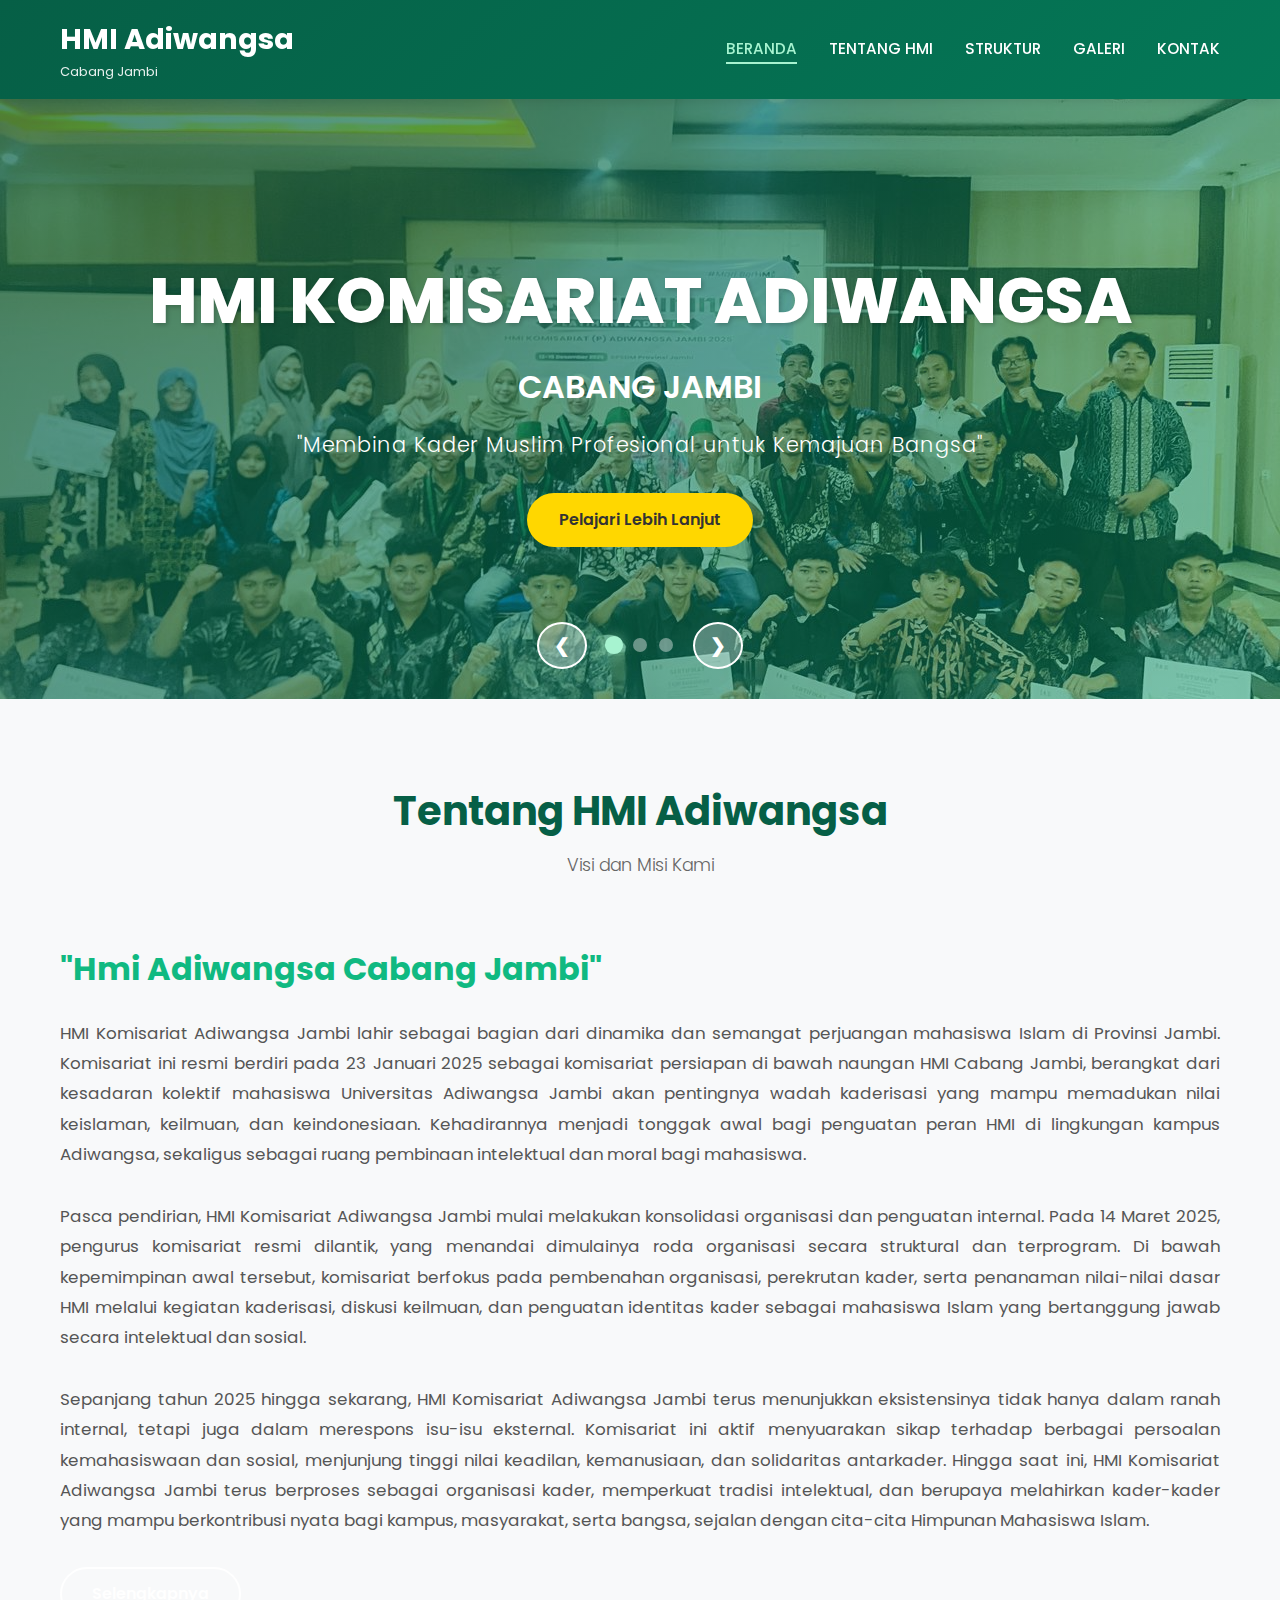
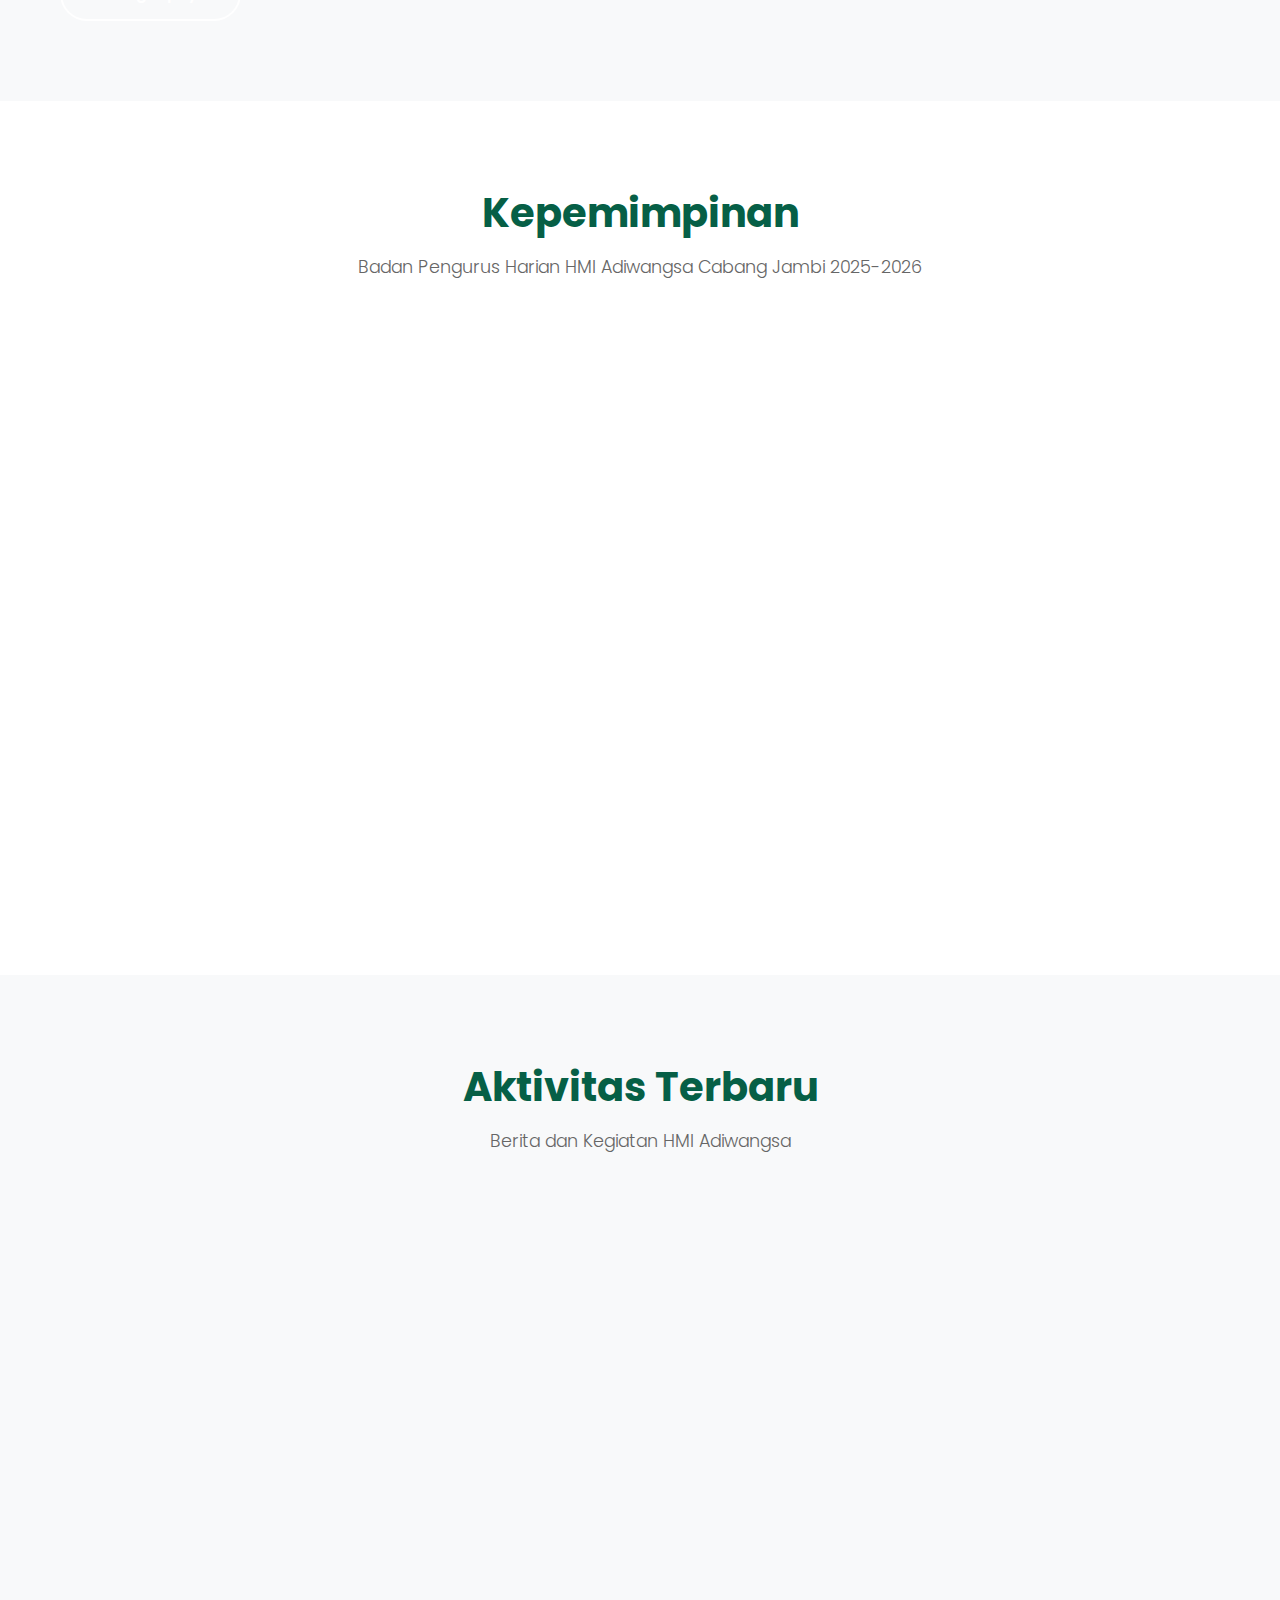
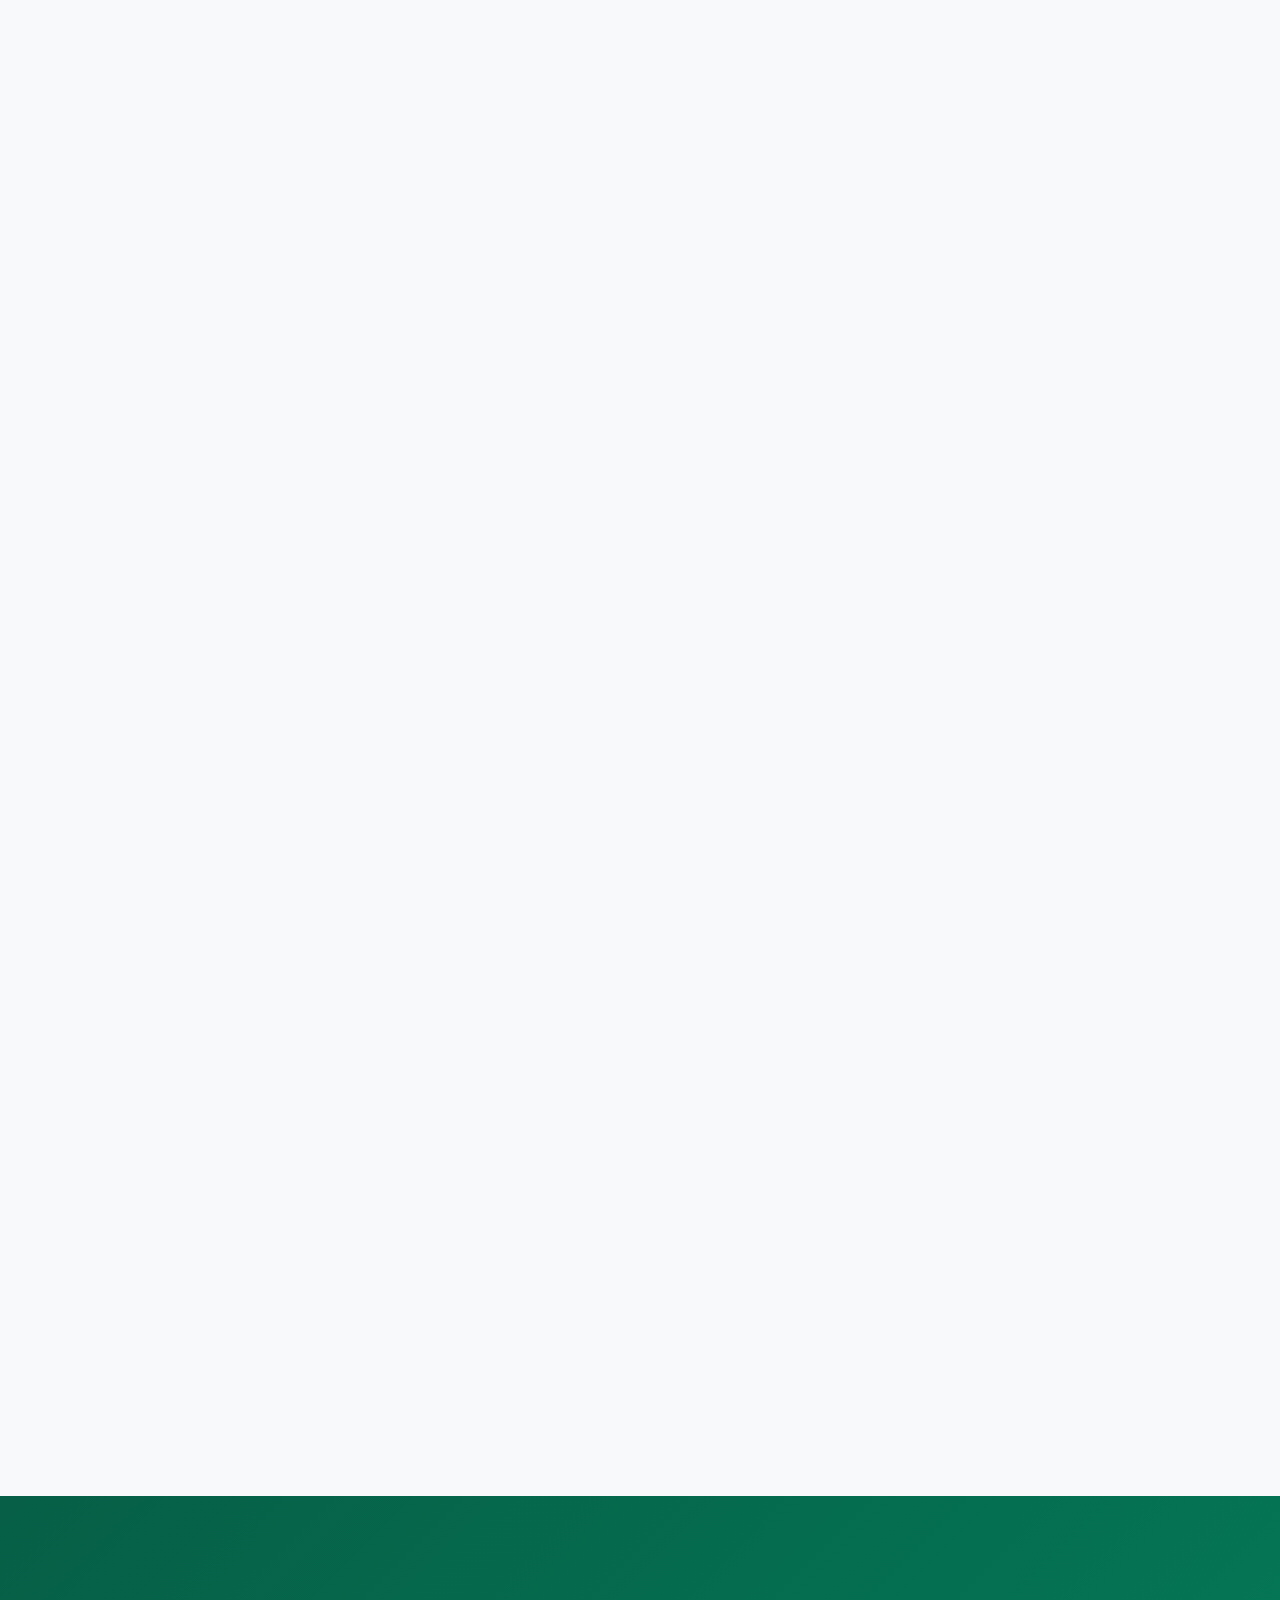
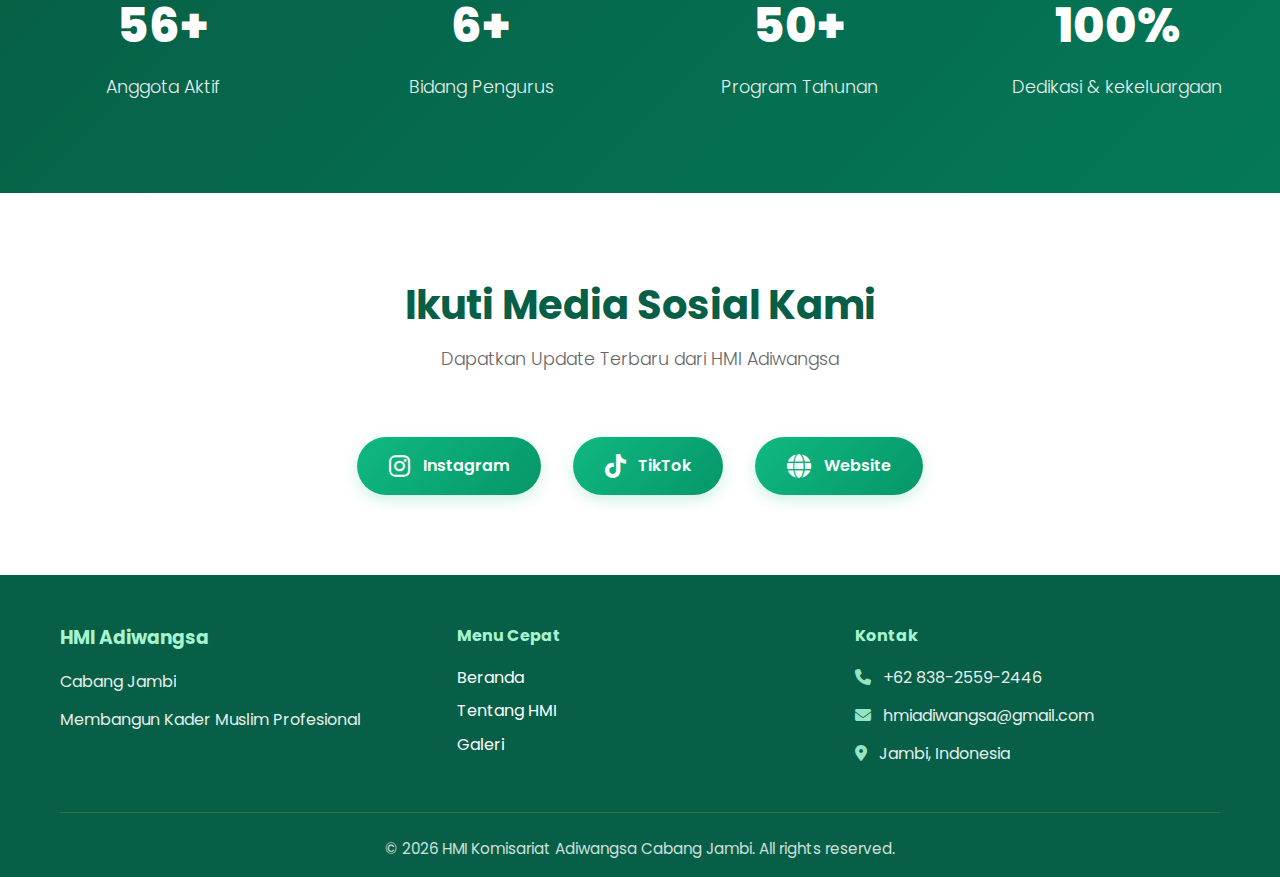
<file: index.html>
<!DOCTYPE html>
<html lang="id">
<head>
    <meta charset="UTF-8">
    <meta name="viewport" content="width=device-width, initial-scale=1.0">
    <title>HMI Komisariat Adiwangsa Cabang Jambi</title>
    <link rel="stylesheet" href="assets/css/style.css">
    <link rel="stylesheet" href="https://cdnjs.cloudflare.com/ajax/libs/font-awesome/6.4.0/css/all.min.css">
    <link href="https://fonts.googleapis.com/css2?family=Poppins:wght@300;400;600;700;800&display=swap" rel="stylesheet">
</head>
<body>
    <!-- Navigation Bar -->
    <nav class="navbar">
        <div class="container">
            <div class="nav-logo">
                <h1>HMI Adiwangsa</h1>
                <p>Cabang Jambi</p>
            </div>
            <ul class="nav-menu" id="navMenu">
                <li><a href="index.html" class="active">BERANDA</a></li>
                <li><a href="pages/tentang.html">TENTANG HMI</a></li>
                <li><a href="pages/struktur.html">STRUKTUR</a></li>
                <li><a href="pages/galeri.html">GALERI</a></li>
                <li><a href="pages/kontak.html">KONTAK</a></li>
            </ul>
            <div class="hamburger" id="hamburger">
                <span></span>
                <span></span>
                <span></span>
            </div>
        </div>
    </nav>

    <!-- Hero Section -->
    <section class="hero">
        <div class="hero-carousel">
            <div class="carousel-slide active">
                <img src="img/gmbr_1.jpeg" alt="HMI Adiwangsa 1">
            </div>
            <div class="carousel-slide">
                <img src="img/gmbr_2.jpeg" alt="HMI Adiwangsa 2">
            </div>
            <div class="carousel-slide">
                <img src="img/gmbr_3.jpeg" alt="HMI Adiwangsa 3">
            </div>
        </div>
        <div class="hero-overlay"></div>
        <div class="hero-content">
            <h1>HMI KOMISARIAT ADIWANGSA</h1>
            <p>CABANG JAMBI</p>
            <p class="tagline">"Membina Kader Muslim Profesional untuk Kemajuan Bangsa"</p>
            <a href="pages/tentang.html" class="btn btn-primary">Pelajari Lebih Lanjut</a>
        </div>
        <div class="carousel-controls">
            <button class="carousel-prev" onclick="changeSlide(-1)">❮</button>
            <div class="carousel-dots">
                <span class="dot active" onclick="currentSlide(1)"></span>
                <span class="dot" onclick="currentSlide(2)"></span>
                <span class="dot" onclick="currentSlide(3)"></span>
            </div>
            <button class="carousel-next" onclick="changeSlide(1)">❯</button>
        </div>
    </section>

    <!-- About Section -->
    <section class="about">
        <div class="container">
            <div class="section-title">
                <h2>Tentang HMI Adiwangsa</h2>
                <p>Visi dan Misi Kami</p>
            </div>
            <div class="about-content">
                <div class="about-text">
                    <h3>"Hmi Adiwangsa Cabang Jambi"</h3>
                    <p>HMI Komisariat Adiwangsa Jambi lahir sebagai bagian dari dinamika dan semangat perjuangan mahasiswa Islam di Provinsi Jambi. Komisariat ini resmi berdiri pada 23 Januari 2025 sebagai komisariat persiapan di bawah naungan HMI Cabang Jambi, berangkat dari kesadaran kolektif mahasiswa Universitas Adiwangsa Jambi akan pentingnya wadah kaderisasi yang mampu memadukan nilai keislaman, keilmuan, dan keindonesiaan. Kehadirannya menjadi tonggak awal bagi penguatan peran HMI di lingkungan kampus Adiwangsa, sekaligus sebagai ruang pembinaan intelektual dan moral bagi mahasiswa.</p>
                    
                    <p>Pasca pendirian, HMI Komisariat Adiwangsa Jambi mulai melakukan konsolidasi organisasi dan penguatan internal. Pada 14 Maret 2025, pengurus komisariat resmi dilantik, yang menandai dimulainya roda organisasi secara struktural dan terprogram. Di bawah kepemimpinan awal tersebut, komisariat berfokus pada pembenahan organisasi, perekrutan kader, serta penanaman nilai-nilai dasar HMI melalui kegiatan kaderisasi, diskusi keilmuan, dan penguatan identitas kader sebagai mahasiswa Islam yang bertanggung jawab secara intelektual dan sosial.</p>

                    <p>Sepanjang tahun 2025 hingga sekarang, HMI Komisariat Adiwangsa Jambi terus menunjukkan eksistensinya tidak hanya dalam ranah internal, tetapi juga dalam merespons isu-isu eksternal. Komisariat ini aktif menyuarakan sikap terhadap berbagai persoalan kemahasiswaan dan sosial, menjunjung tinggi nilai keadilan, kemanusiaan, dan solidaritas antarkader. Hingga saat ini, HMI Komisariat Adiwangsa Jambi terus berproses sebagai organisasi kader, memperkuat tradisi intelektual, dan berupaya melahirkan kader-kader yang mampu berkontribusi nyata bagi kampus, masyarakat, serta bangsa, sejalan dengan cita-cita Himpunan Mahasiswa Islam.</p>
                    <a href="pages/tentang.html" class="btn btn-outline">Selengkapnya</a>
                </div>
            </div>
        </div>
    </section>

    <!-- Leadership Section -->
    <section class="leadership">
        <div class="container">
            <div class="section-title">
                <h2>Kepemimpinan</h2>
                <p>Badan Pengurus Harian HMI Adiwangsa Cabang Jambi 2025-2026</p>
            </div>
            <div class="leadership-grid">
                <div class="leader-card">
                    <div class="leader-image">
                        <img src="img/ihsan.jpeg" alt="Ihsan">
                    </div>
                    <h3>Ihsan Perdana</h3>
                    <p>Ketua Umum HMI Komisariat Adiwangsa Jambi</p>
                    <p class="periode">2025-2026</p>
                </div>
                <div class="leader-card">
                    <div class="leader-image">
                        <img src="img/riska.jpeg" alt="Riska">
                    </div>
                    <h3>Riska Hidayatulaini</h3>
                    <p>Sekretaris Umum HMI Komisariat Adiwangsa Jambi</p>
                    <p class="periode">2025-2026</p>
                </div>
                <div class="leader-card">
                    <div class="leader-image">
                        <img src="img/leo.jpeg" alt="Leo">
                    </div>
                    <h3>Marcelleo</h3>
                    <p>Bendahara Umum HMI Komisariat Adiwangsa Jambi</p>
                    <p class="periode">2025-2026</p>
                </div>
            </div>
        </div>
    </section>

    <!-- Activities Section -->
    <section class="activities">
        <div class="container">
            <div class="section-title">
                <h2>Aktivitas Terbaru</h2>
                <p>Berita dan Kegiatan HMI Adiwangsa</p>
            </div>
            <div class="activities-grid">
                <article class="activity-card">
                    <div class="card-image">
                        <img src="img/dialog.jpeg" alt="Dialog" />
                    </div>
                    <div class="card-content">
                        <span class="category">Kegiatan</span>
                        <h3>DIALOG KADER</h3>
                        <p>Program Bidang Kastrad Tentang "Apakah Pilkada Melalui DPR Relevan Atau Tidak Dalam Mengurangi Politik Uang Di Pemilu"</p>
                        <a href="#" class="read-more">Baca Selengkapnya</a>
                    </div>
                </article>

                <article class="activity-card">
                    <div class="card-image">
                        <img src="img/fun%20badminton.jpeg" alt="Fun Badminton" />
                    </div>
                    <div class="card-content">
                        <span class="category">Olahraga</span>
                        <h3>FUN BADMINTON Kader HMI Adiwangsa</h3>
                        <p>Program Bidang PTKP Dalam Kegiatan fun badminton bermanfaat untuk mempererat silaturahmi dan kebersamaan antaranggota, meningkatkan kesehatan dan kebugaran jasmani, serta menjadi sarana rekreasi yang positif di tengah aktivitas akademik dan organisasi. Selain itu, kegiatan ini menumbuhkan sportivitas, kerja sama tim, dan semangat kekeluargaan dalam organisasi....</p>
                        <a href="#" class="read-more">Baca Selengkapnya</a>
                    </div>
                </article>

                <article class="activity-card">
                    <div class="card-image">
                        <img src="img/donasi.jpeg" alt="Donasi" />
                    </div>
                    <div class="card-content">
                        <span class="category">Beramal Baik</span>
                        <h3>Program Open Donasi Untuk Bencana Sumatera</h3>
                        <p>Open Donasi Sumatera sebagai bentuk kepedulian dan solidaritas kemanusiaan bagi saudara-saudara kita yang terdampak bencana di wilayah Sumatera. Donasi yang terkumpul akan disalurkan untuk membantu kebutuhan darurat dan pemulihan masyarakat terdampak. Mari bersama ulurkan tangan, sekecil apa pun bantuan kita sangat berarti....</p>
                        <a href="#" class="read-more">Baca Selengkapnya</a>
                    </div>
                </article>
                <article class="activity-card">
                    <div class="card-image">
                        <img src="img/foto%20rak.jpeg" alt="Kegiatan Baru" />
                    </div>
                    <div class="card-content">
                        <span class="category">Kegiatan</span>
                        <h3>Rapat Anggota Komisariat Ke-II</h3>
                        <p>Rapat Anggota Komisariat (RAK) Himpunan Mahasiswa Islam (HMI) adalah salah satu kegiatan penting dalam struktur organisasi HMI.RAK HMI adalah forum tertinggi di tingkat komisariat yang bertujuan untuk melakukan evaluasi kinerja, menyusun program kerja, dan memilih kepengurusan baru.Forum ini berfungsi sebagai sarana untuk mengembangkan kemampuan leadership dan manajerial bagi kader-kader HMI, serta memperkuat semangat kebersamaan dan solidaritas antar anggota.Melalui RAK HMI, diharapkan dapat terbentuk pemimpin-pemimpin visioner yang mampu membawa perubahan positif baik di dalam maupun di luar organisasi.</p>
                        <a href="#" class="read-more">Baca Selengkapnya</a>
                    </div>
                </article>
            </div>

        </div>
    </section>

    <!-- Statistics Section -->
    <section class="statistics">
        <div class="container">
            <div class="stat-item">
                <h2>56+</h2>
                <p>Anggota Aktif</p>
            </div>
            <div class="stat-item">
                <h2>6+</h2>
                <p>Bidang Pengurus</p>
            </div>
            <div class="stat-item">
                <h2>50+</h2>
                <p>Program Tahunan</p>
            </div>
            <div class="stat-item">
                <h2>100%</h2>
                <p>Dedikasi & kekeluargaan</p>
            </div>
        </div>
    </section>

    <!-- Social Media Section -->
    <section class="social-section">
        <div class="container">
            <div class="section-title">
                <h2>Ikuti Media Sosial Kami</h2>
                <p>Dapatkan Update Terbaru dari HMI Adiwangsa</p>
            </div>
            <div class="social-links">
                <a href="https://instagram.com/hmikomisariatadiwangsa" class="social-btn" target="_blank">
                    <i class="fab fa-instagram"></i>
                    <span>Instagram</span>
                </a>
                <a href="https://tiktok.com/@hmikomisariatadiwangsa" class="social-btn" target="_blank">
                    <i class="fab fa-tiktok"></i>
                    <span>TikTok</span>
                </a>
                <a href="index.html" class="social-btn" target="_blank">
                    <i class="fas fa-globe"></i>
                    <span>Website</span>
                </a>
            </div>
        </div>
    </section>

    <!-- Footer -->
    <footer class="footer">
        <div class="container">
            <div class="footer-content">
                <div class="footer-section">
                    <h3>HMI Adiwangsa</h3>
                    <p>Cabang Jambi</p>
                    <p>Membangun Kader Muslim Profesional</p>
                </div>
                <div class="footer-section">
                    <h4>Menu Cepat</h4>
                    <ul>
                        <li><a href="index.html">Beranda</a></li>
                        <li><a href="pages/tentang.html">Tentang HMI</a></li>
                        <li><a href="pages/galeri.html">Galeri</a></li>
                    </ul>
                </div>
                <div class="footer-section">
                    <h4>Kontak</h4>
                    <p><i class="fas fa-phone"></i> +62 838-2559-2446</p>
                    <p><i class="fas fa-envelope"></i> hmiadiwangsa@gmail.com</p>
                    <p><i class="fas fa-map-marker-alt"></i> Jambi, Indonesia</p>
                </div>
            </div>
            <div class="footer-bottom">
                <p>&copy; 2026 HMI Komisariat Adiwangsa Cabang Jambi. All rights reserved.</p>
            </div>
        </div>
    </footer>

    <script src="assets/js/script.js"></script>
</body>
</html>
</file>
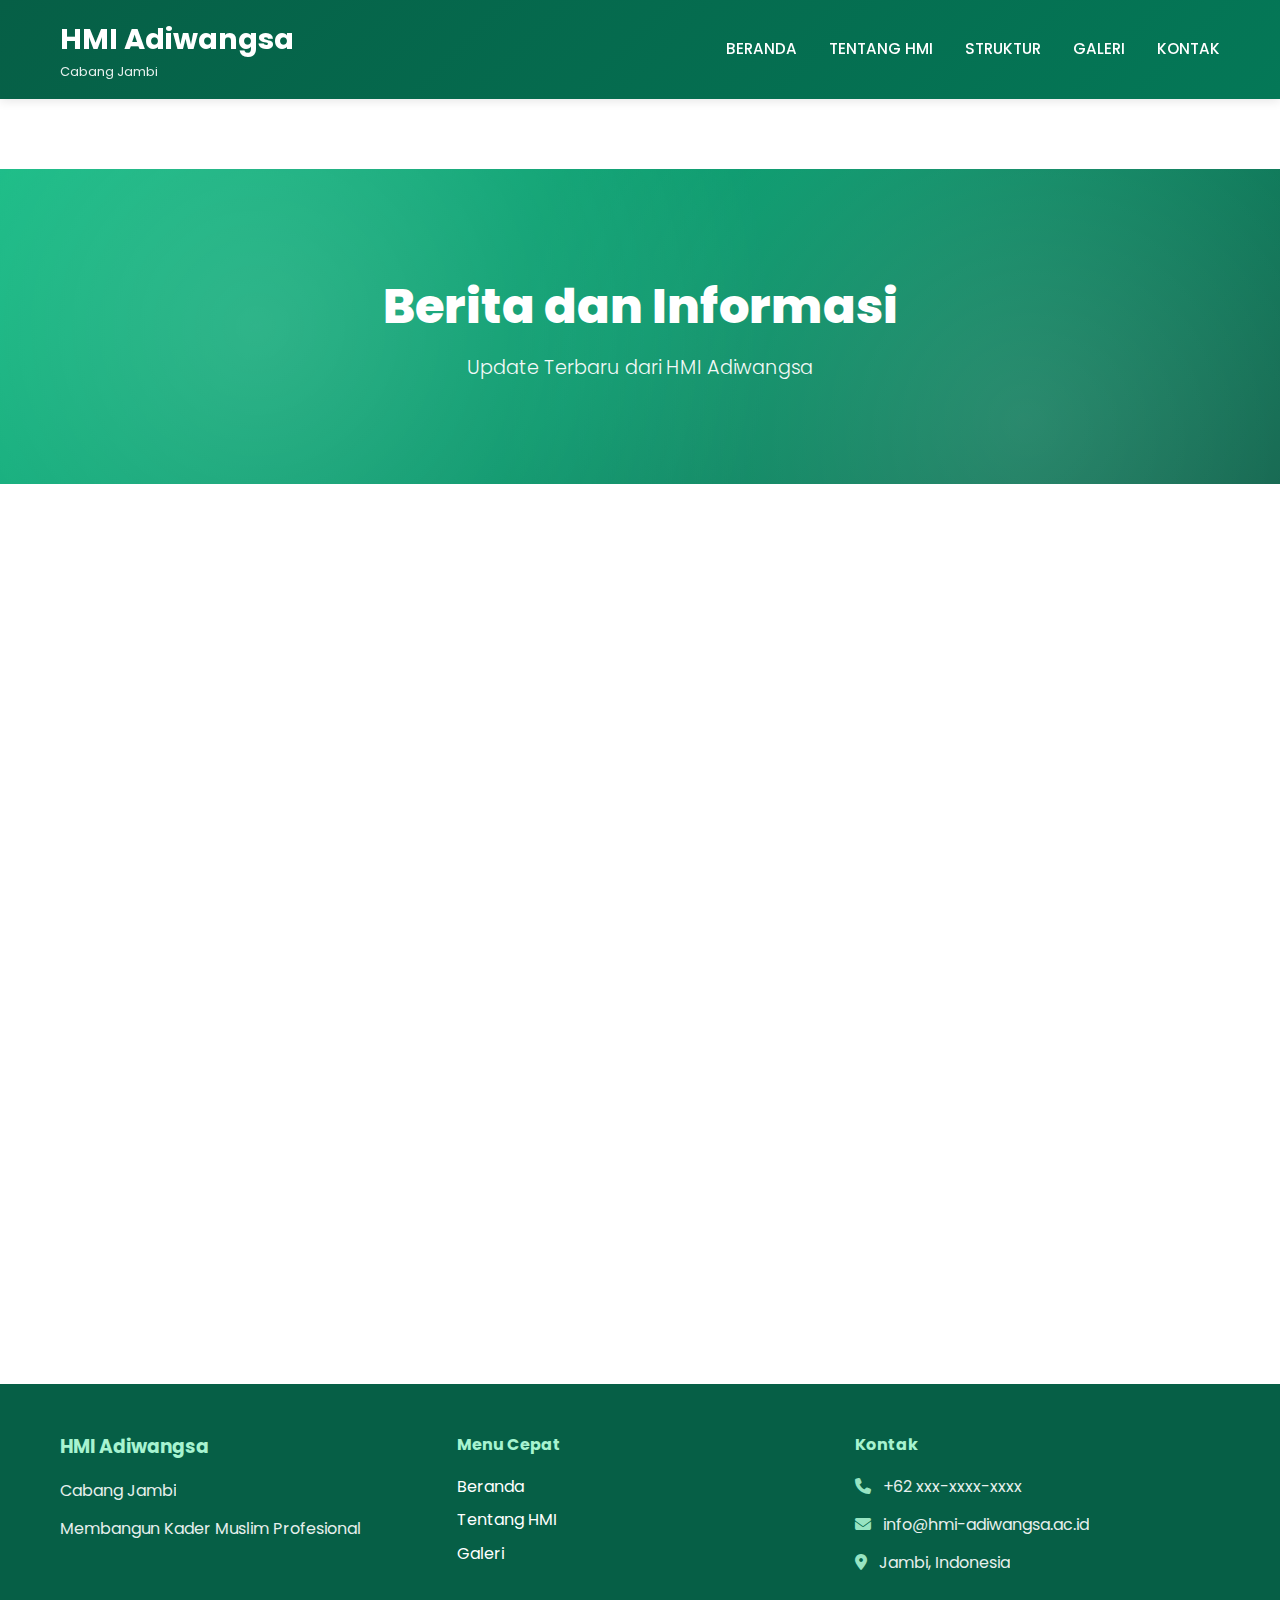
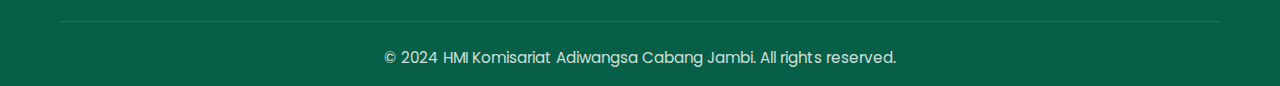
<file: pages/berita.html>
<!DOCTYPE html>
<html lang="id">
<head>
    <meta charset="UTF-8">
    <meta name="viewport" content="width=device-width, initial-scale=1.0">
    <title>Berita - HMI Komisariat Adiwangsa Cabang Jambi</title>
    <link rel="stylesheet" href="../assets/css/style.css">
    <link rel="stylesheet" href="../assets/css/pages.css">
    <link rel="stylesheet" href="https://cdnjs.cloudflare.com/ajax/libs/font-awesome/6.4.0/css/all.min.css">
    <link href="https://fonts.googleapis.com/css2?family=Poppins:wght@300;400;600;700;800&display=swap" rel="stylesheet">
</head>
<body>
    <!-- Navigation Bar -->
    <nav class="navbar">
        <div class="container">
            <div class="nav-logo">
                <h1>HMI Adiwangsa</h1>
                <p>Cabang Jambi</p>
            </div>
            <ul class="nav-menu" id="navMenu">
                <li><a href="../index.html">BERANDA</a></li>
                <li><a href="tentang.html">TENTANG HMI</a></li>
                <li><a href="struktur.html">STRUKTUR</a></li>
                <li><a href="galeri.html">GALERI</a></li>
                <li><a href="kontak.html">KONTAK</a></li>
            </ul>
            <div class="hamburger" id="hamburger">
                <span></span>
                <span></span>
                <span></span>
            </div>
        </div>
    </nav>

    <!-- Page Header -->
    <header class="page-header">
        <div class="page-title">
            <h1>Berita dan Informasi</h1>
            <p>Update Terbaru dari HMI Adiwangsa</p>
        </div>
    </header>

    <!-- Main Content -->
    <main class="page-content">
    </main>

    <!-- Footer -->
    <footer class="footer">
        <div class="container">
            <div class="footer-content">
                <div class="footer-section">
                    <h3>HMI Adiwangsa</h3>
                    <p>Cabang Jambi</p>
                    <p>Membangun Kader Muslim Profesional</p>
                </div>
                <div class="footer-section">
                    <h4>Menu Cepat</h4>
                    <ul>
                        <li><a href="../index.html">Beranda</a></li>
                        <li><a href="tentang.html">Tentang HMI</a></li>
                        <li><a href="galeri.html">Galeri</a></li>
                    </ul>
                </div>
                <div class="footer-section">
                    <h4>Kontak</h4>
                    <p><i class="fas fa-phone"></i> +62 xxx-xxxx-xxxx</p>
                    <p><i class="fas fa-envelope"></i> info@hmi-adiwangsa.ac.id</p>
                    <p><i class="fas fa-map-marker-alt"></i> Jambi, Indonesia</p>
                </div>
            </div>
            <div class="footer-bottom">
                <p>&copy; 2024 HMI Komisariat Adiwangsa Cabang Jambi. All rights reserved.</p>
            </div>
        </div>
    </footer>

    <script src="../assets/js/script.js"></script>
</body>
</html>
</file>
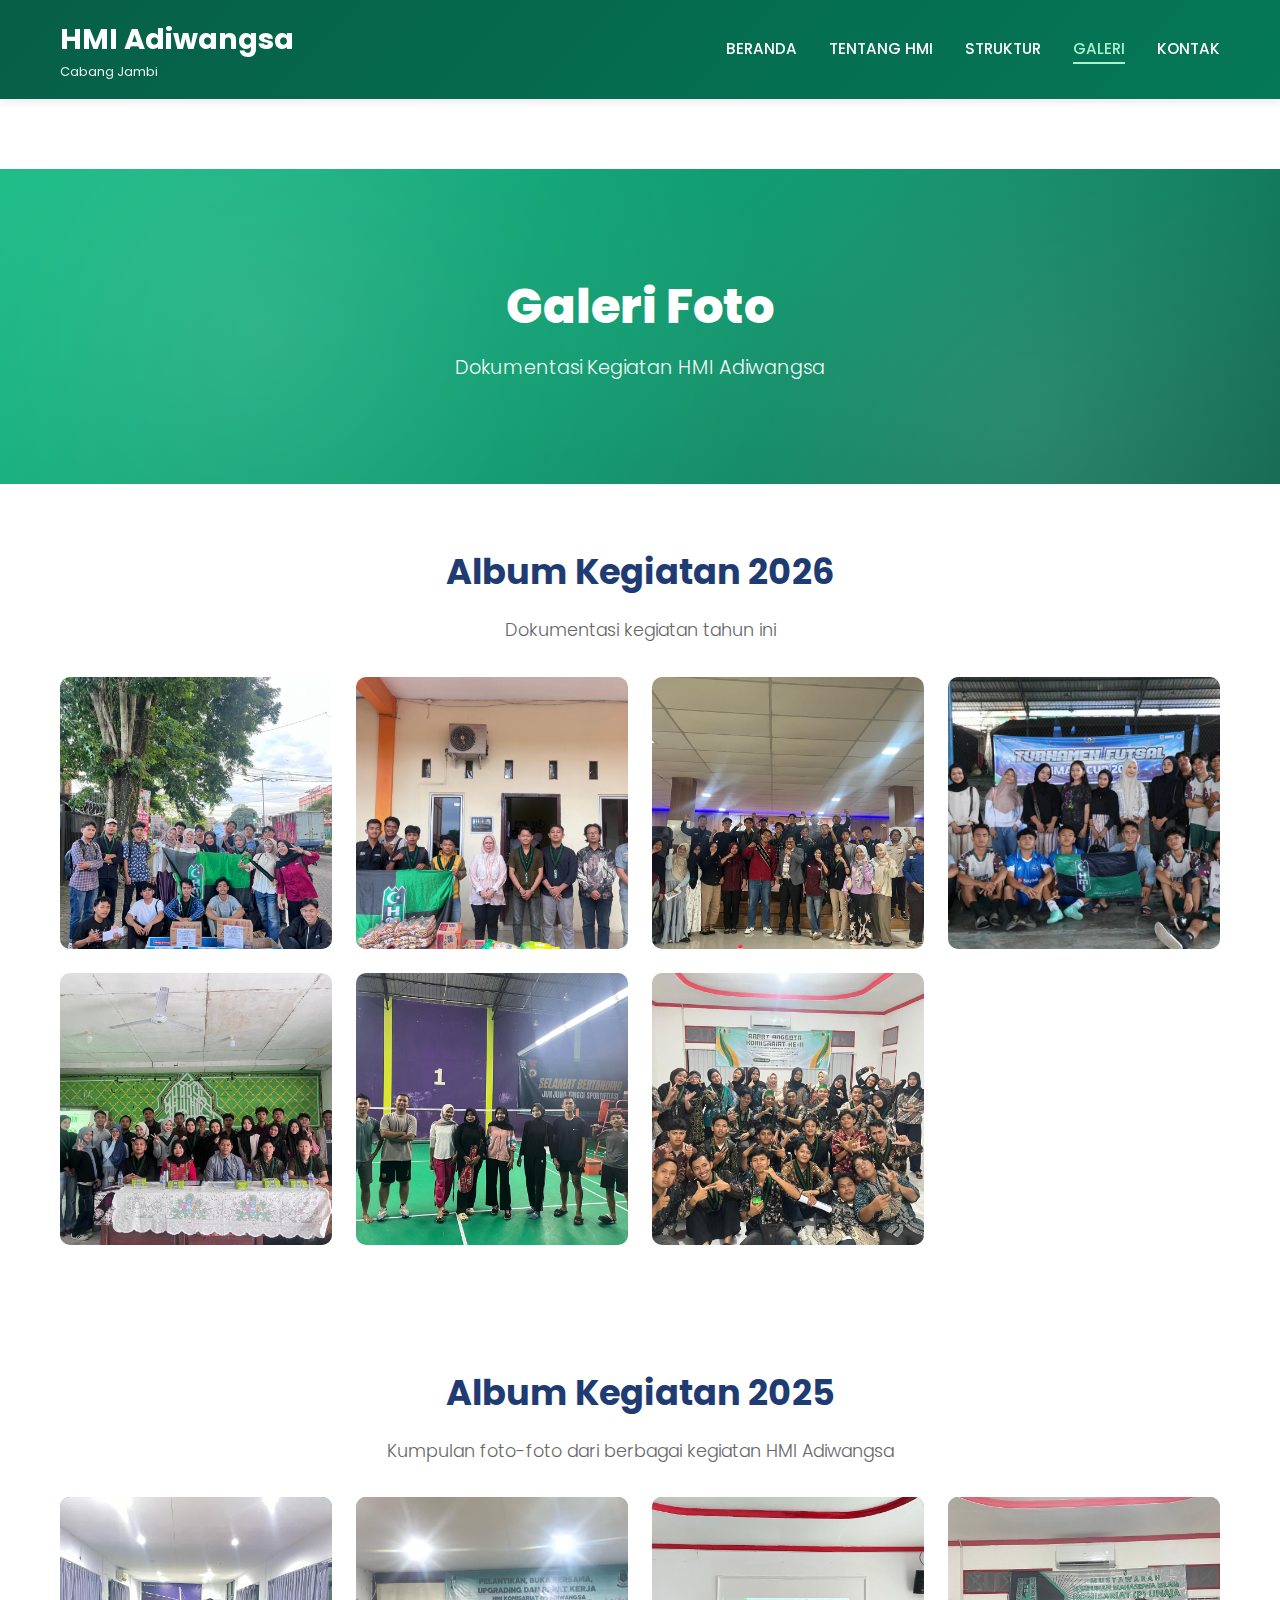
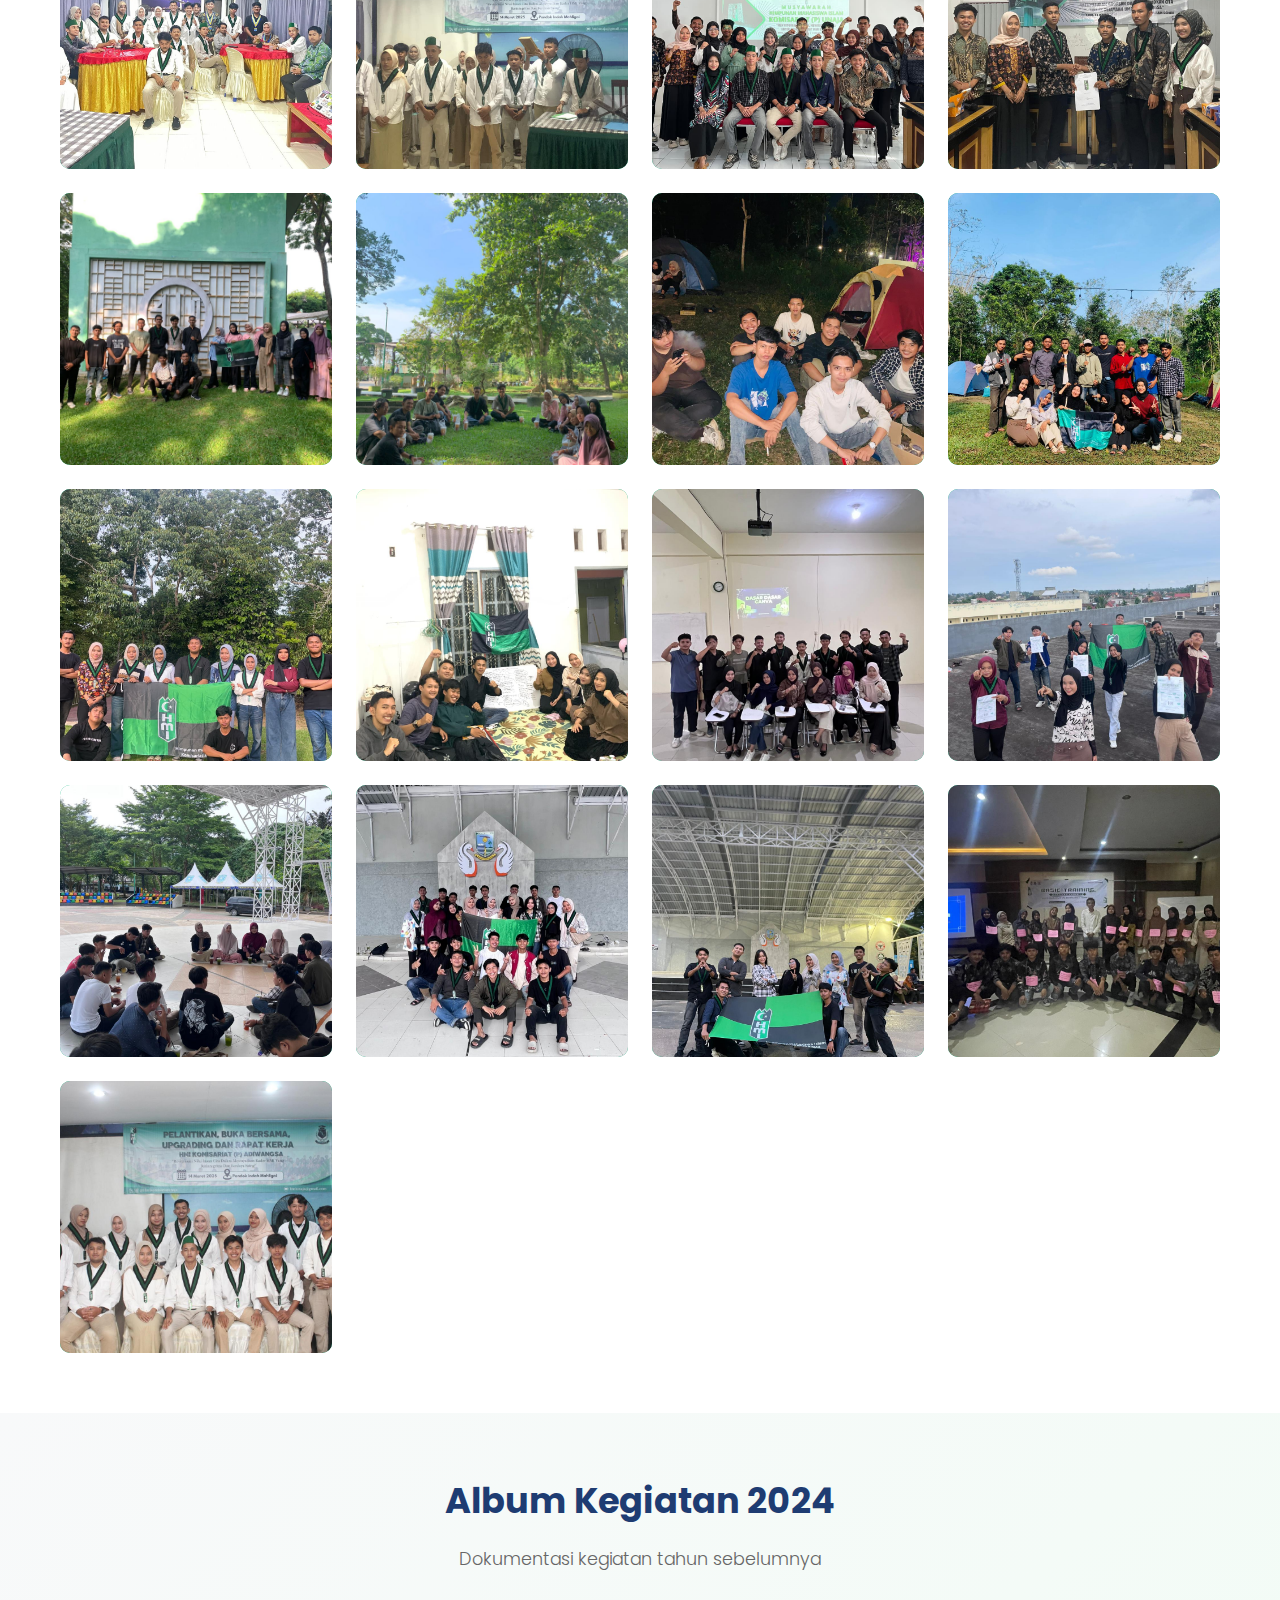
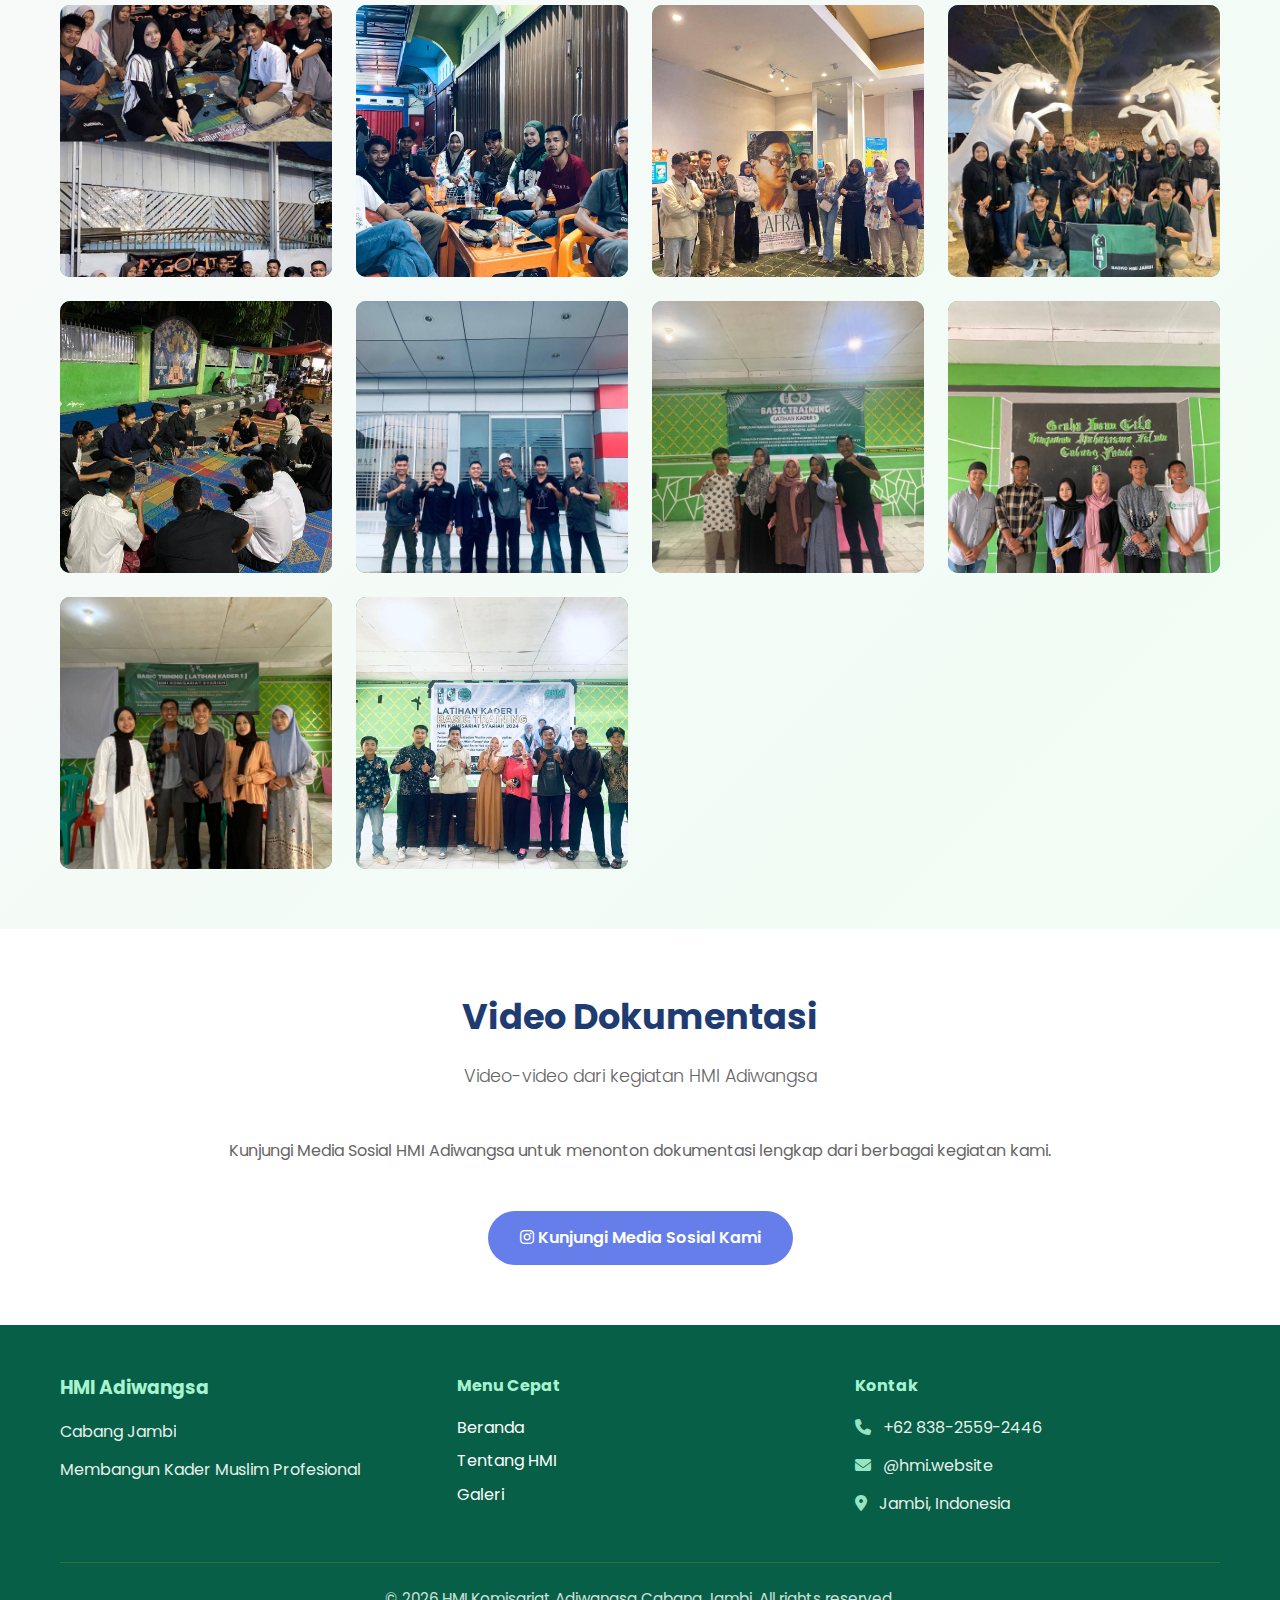
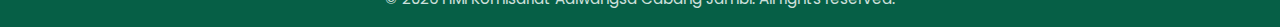
<file: pages/galeri.html>
<!DOCTYPE html>
<html lang="id">
<head>
    <meta charset="UTF-8">
    <meta name="viewport" content="width=device-width, initial-scale=1.0">
    <title>Galeri - HMI Komisariat Adiwangsa Cabang Jambi</title>
    <link rel="stylesheet" href="../assets/css/style.css">
    <link rel="stylesheet" href="../assets/css/pages.css">
    <link rel="stylesheet" href="https://cdnjs.cloudflare.com/ajax/libs/font-awesome/6.4.0/css/all.min.css">
    <link href="https://fonts.googleapis.com/css2?family=Poppins:wght@300;400;600;700;800&display=swap" rel="stylesheet">
</head>
<body>
    <!-- Navigation Bar -->
    <nav class="navbar">
        <div class="container">
            <div class="nav-logo">
                <h1>HMI Adiwangsa</h1>
                <p>Cabang Jambi</p>
            </div>
            <ul class="nav-menu" id="navMenu">
                <li><a href="../index.html">BERANDA</a></li>
                <li><a href="tentang.html">TENTANG HMI</a></li>
                <li><a href="struktur.html">STRUKTUR</a></li>
                <li><a href="galeri.html" class="active">GALERI</a></li>
                <li><a href="kontak.html">KONTAK</a></li>
            </ul>
            <div class="hamburger" id="hamburger">
                <span></span>
                <span></span>
                <span></span>
            </div>
        </div>
    </nav>

    <!-- Page Header -->
    <header class="page-header">
        <div class="page-title">
            <h1>Galeri Foto</h1>
            <p>Dokumentasi Kegiatan HMI Adiwangsa</p>
        </div>
    </header>

    <!-- Main Content -->
    <main class="page-content">
        <section class="content-section">
            <div class="container">
                <div class="section-title">
                    <h2>Album Kegiatan 2026</h2>
                    <p>Dokumentasi kegiatan tahun ini</p>
                </div>
                <div class="gallery-grid">
                    <div class="gallery-item">
                        <img src="../img/a1.jpeg" alt="Kegiatan 1" class="gallery-image">
                    </div>
                    <div class="gallery-item">
                        <img src="../img/a2.jpeg" alt="Kegiatan 2" class="gallery-image">
                    </div>
                    <div class="gallery-item">
                        <img src="../img/a3.jpeg" alt="Kegiatan 3" class="gallery-image">
                    </div>
                    <div class="gallery-item">
                        <img src="../img/a4.jpeg" alt="Kegiatan 4" class="gallery-image">
                    </div>
                    <div class="gallery-item">
                        <img src="../img/a5.jpeg" alt="Kegiatan 5" class="gallery-image">
                    </div>
                    <div class="gallery-item">
                        <img src="../img/a6.jpeg" alt="Kegiatan 6" class="gallery-image">
                    </div>
                    <div class="gallery-item">
                        <img src="../img/foto%20rak.jpeg" alt="Foto Rak" class="gallery-image">
                    </div>
                </div>
            </div>
        </section>

        <section class="content-section">
            <div class="container">
                <div class="section-title">
                    <h2>Album Kegiatan 2025</h2>
                    <p>Kumpulan foto-foto dari berbagai kegiatan HMI Adiwangsa</p>
                </div>
                <div class="gallery-grid">
                    <div class="gallery-item">
                        <img src="../img/acara.jpeg" alt="Acara Orientasi" class="gallery-image">
                    </div>
                    <div class="gallery-item">
                        <img src="../img/1.jpeg" alt="Pelatihan Kepemimpinan" class="gallery-image">
                    </div>
                    <div class="gallery-item">
                        <img src="../img/2.jpeg" alt="Workshop Entrepreneurship" class="gallery-image">
                    </div>
                    <div class="gallery-item">
                        <img src="../img/3.jpeg" alt="Dies Natalis HMI" class="gallery-image">
                    </div>
                    <div class="gallery-item">
                        <img src="../img/4.jpeg" alt="Program Sosial" class="gallery-image">
                    </div>
                    <div class="gallery-item">
                        <img src="../img/5.jpeg" alt="Pengabdian Masyarakat" class="gallery-image">
                    </div>
                    <div class="gallery-item">
                        <img src="../img/6.jpeg" alt="Olahraga dan Rekreasi" class="gallery-image">
                    </div>
                    <div class="gallery-item">
                        <img src="../img/7.jpeg" alt="Pengajian Rutin" class="gallery-image">
                    </div>
                    <div class="gallery-item">
                        <img src="../img/8.jpeg" alt="Diskusi Terbuka" class="gallery-image">
                    </div>
                    <div class="gallery-item">
                        <img src="../img/9.jpeg" alt="Pelantikan Pengurus" class="gallery-image">
                    </div>
                    <div class="gallery-item">
                        <img src="../img/10.jpeg" alt="Gathering Kader" class="gallery-image">
                    </div>
                    <div class="gallery-item">
                        <img src="../img/11.jpeg" alt="Kunjungan Lapangan" class="gallery-image">
                    </div>
                    <div class="gallery-item">
                        <img src="../img/12.jpeg" alt="Seminar Nasional" class="gallery-image">
                    </div>
                    <div class="gallery-item">
                        <img src="../img/13.jpeg" alt="Workshop" class="gallery-image">
                    </div>
                    <div class="gallery-item">
                        <img src="../img/14.jpeg" alt="Acara Sosial" class="gallery-image">
                    </div>
                    <div class="gallery-item">
                        <img src="../img/15.jpeg" alt="Kegiatan" class="gallery-image">
                    </div>
                    <div class="gallery-item">
                        <img src="../img/foto%20rak%202.jpeg" alt="Foto Rak 2" class="gallery-image">
                    </div>
                </div>
            </div>
        </section>

        <section class="content-section bg-light">
            <div class="container">
                <div class="section-title">
                    <h2>Album Kegiatan 2024</h2>
                    <p>Dokumentasi kegiatan tahun sebelumnya</p>
                </div>
                <div class="gallery-grid">
                    <div class="gallery-item">
                        <img src="../img/kumpul.jpeg" alt="Acara Orientasi" class="gallery-image">
                    </div>
                    <div class="gallery-item">
                        <img src="../img/kumpul1.jpeg" alt="Training SDM" class="gallery-image">
                    </div>
                    <div class="gallery-item">
                        <img src="../img/kumpul2.jpeg" alt="Penutupan Dies" class="gallery-image">
                    </div>
                    <div class="gallery-item">
                        <img src="../img/kumpul3.jpeg" alt="Pameran Karya" class="gallery-image">
                    </div>
                    <div class="gallery-item">
                        <img src="../img/kumpul4.jpeg" alt="Bakti Sosial" class="gallery-image">
                    </div>
                    <div class="gallery-item">
                        <img src="../img/kumpul5.jpeg" alt="Kompetisi Antar Divisi" class="gallery-image">
                    </div>
                    <div class="gallery-item">
                        <img src="../img/kumpul6.jpeg" alt="Reuni Alumni" class="gallery-image">
                    </div>
                    <div class="gallery-item">
                        <img src="../img/kumpul7.jpeg" alt="Kolaborasi Eksternal" class="gallery-image">
                    </div>
                    <div class="gallery-item">
                        <img src="../img/kumpul8.jpeg" alt="Kampanye Sosial" class="gallery-image">
                    </div>
                    <div class="gallery-item">
                        <img src="../img/kumpul9.jpeg" alt="Kegiatan Tambahan" class="gallery-image">
                    </div>
                </div>
            </div>
        </section>

        <section class="content-section">
            <div class="container">
                <div class="section-title">
                    <h2>Video Dokumentasi</h2>
                    <p>Video-video dari kegiatan HMI Adiwangsa</p>
                </div>
                <p style="text-align: center; color: #666; margin: 3rem 0;">
                    Kunjungi Media Sosial HMI Adiwangsa untuk menonton dokumentasi lengkap dari berbagai kegiatan kami.
                </p>
                <div style="text-align: center;">
                    <a href="https://www.instagram.com/hmikomisariatadiwangsa" class="btn btn-secondary" target="_blank">
                        <i class="fab fa-instagram"></i> Kunjungi Media Sosial Kami
                    </a>
                </div>
            </div>
        </section>
    </main>

    <!-- Footer -->
    <footer class="footer">
        <div class="container">
            <div class="footer-content">
                <div class="footer-section">
                    <h3>HMI Adiwangsa</h3>
                    <p>Cabang Jambi</p>
                    <p>Membangun Kader Muslim Profesional</p>
                </div>
                <div class="footer-section">
                    <h4>Menu Cepat</h4>
                    <ul>
                        <li><a href="../index.html">Beranda</a></li>
                        <li><a href="tentang.html">Tentang HMI</a></li>
                        <li><a href="galeri.html">Galeri</a></li>
                    </ul>
                </div>
                <div class="footer-section">
                    <h4>Kontak</h4>
                    <p><i class="fas fa-phone"></i> +62 838-2559-2446</p>
                    <p><i class="fas fa-envelope"></i> @hmi.website</p>
                    <p><i class="fas fa-map-marker-alt"></i> Jambi, Indonesia</p>
                </div>
            </div>
            <div class="footer-bottom">
                <p>&copy; 2026 HMI Komisariat Adiwangsa Cabang Jambi. All rights reserved.</p>
            </div>
        </div>
    </footer>

    <script src="../assets/js/script.js"></script>
</body>
</html>
</file>
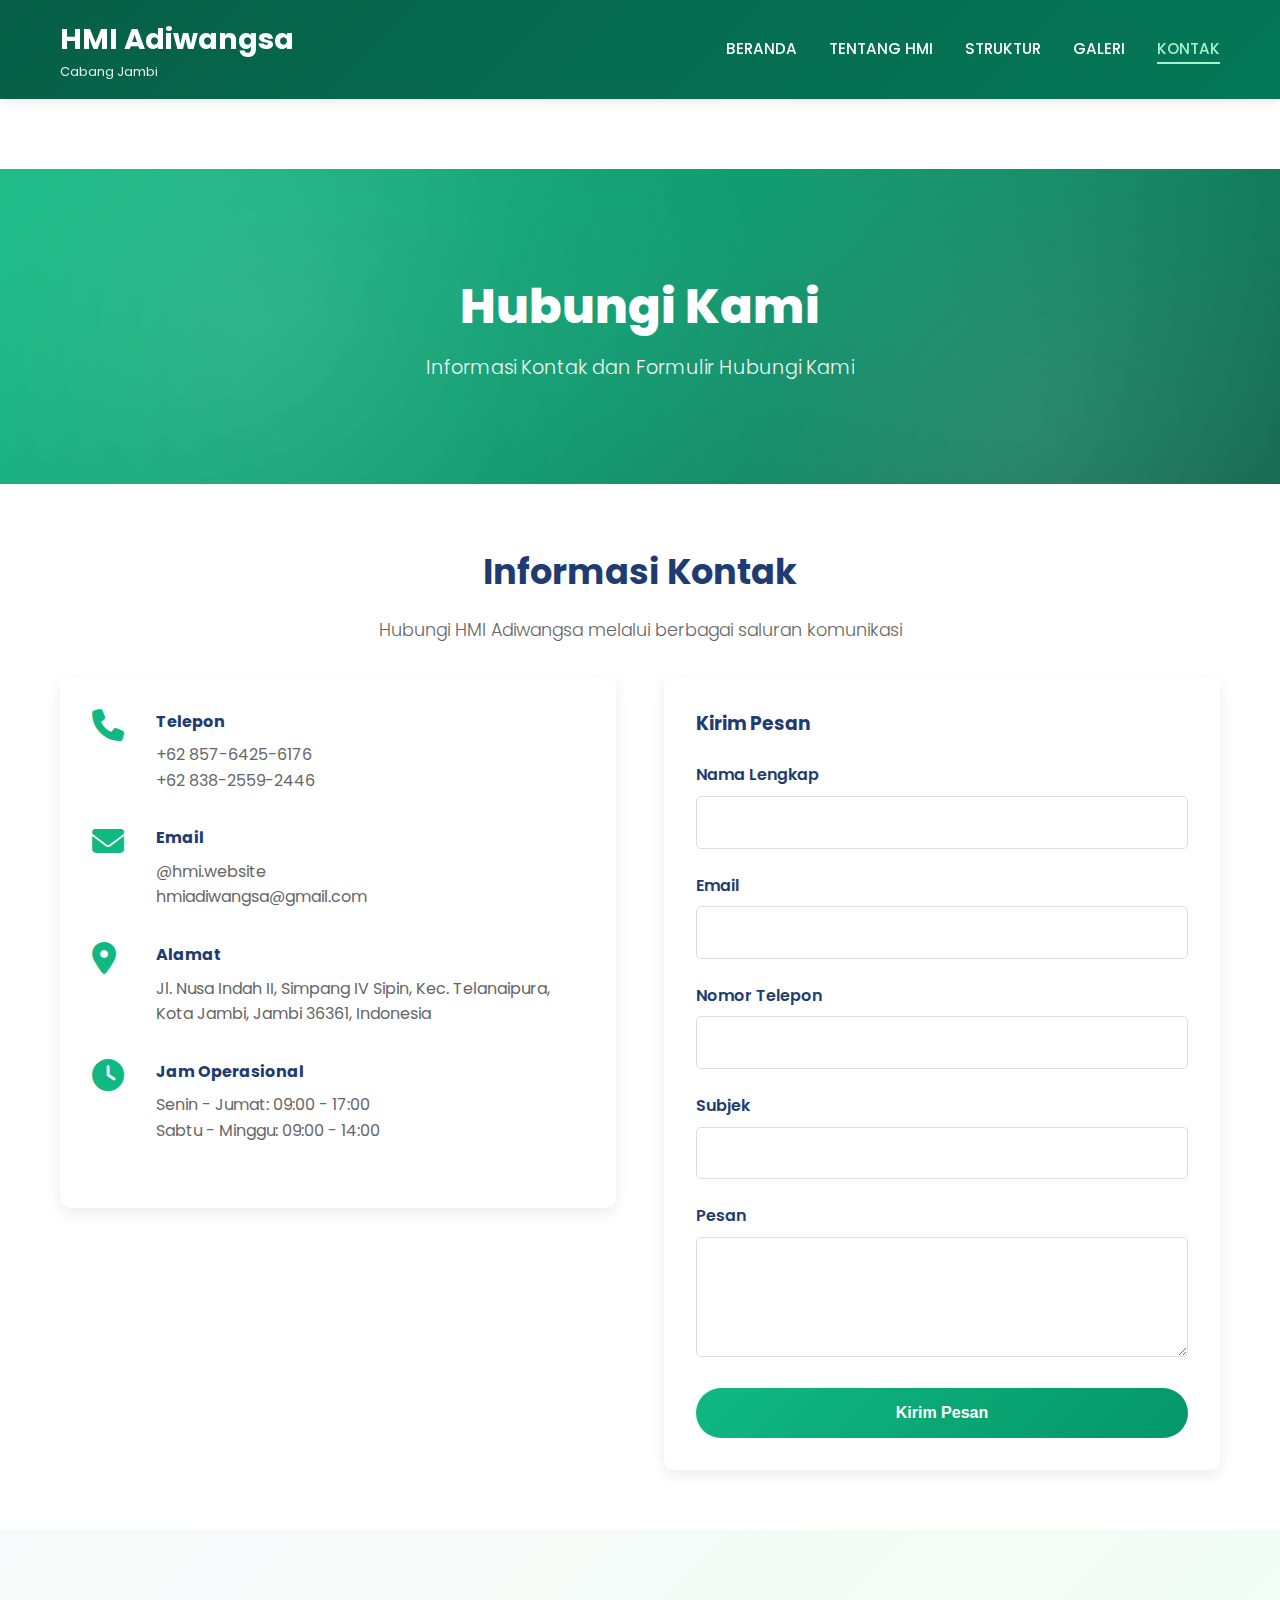
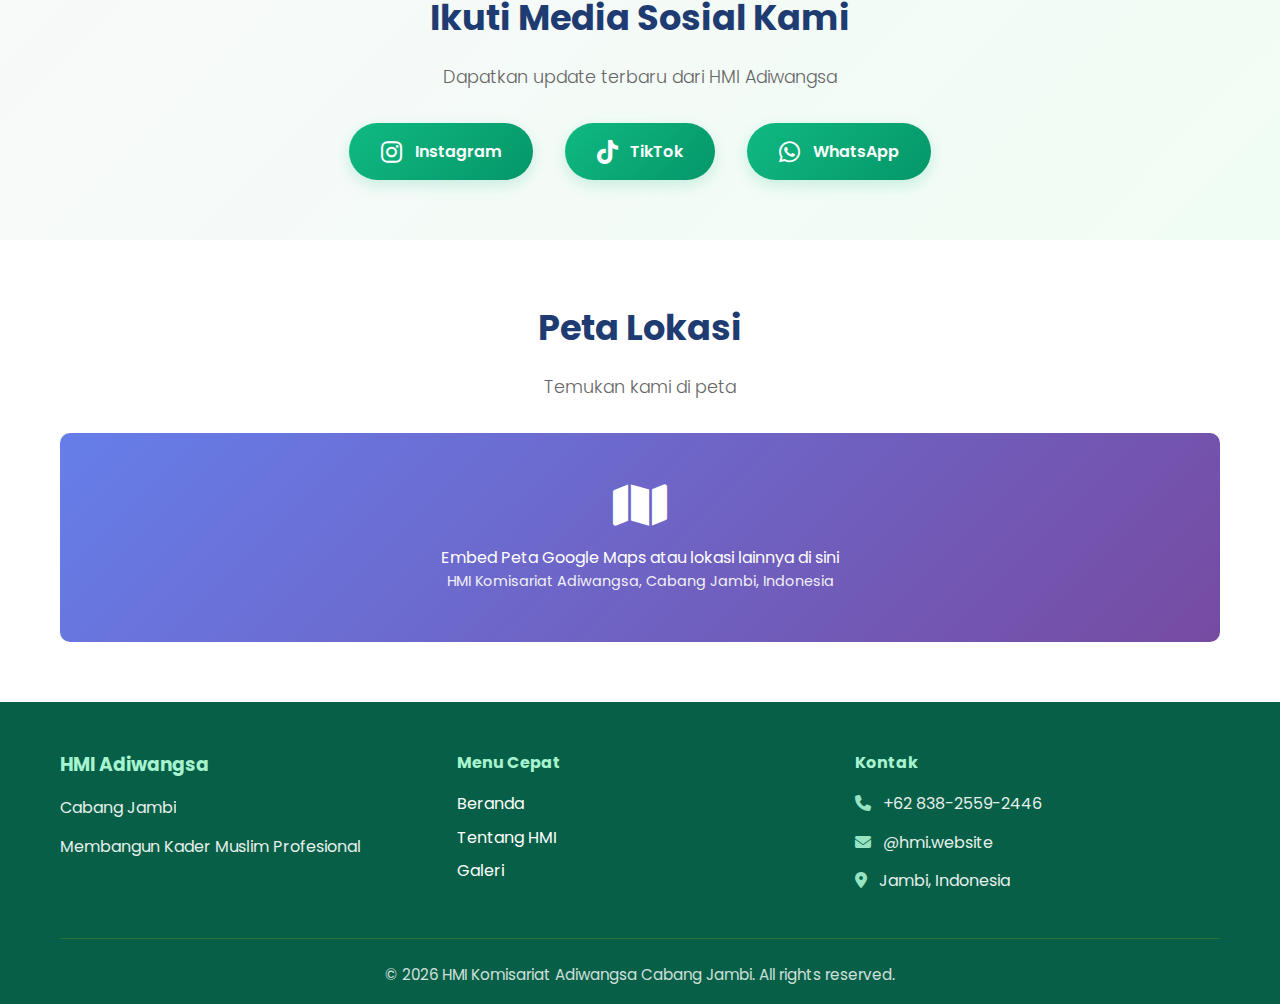
<file: pages/kontak.html>
<!DOCTYPE html>
<html lang="id">
<head>
    <meta charset="UTF-8">
    <meta name="viewport" content="width=device-width, initial-scale=1.0">
    <title>Kontak - HMI Komisariat Adiwangsa Cabang Jambi</title>
    <link rel="stylesheet" href="../assets/css/style.css">
    <link rel="stylesheet" href="../assets/css/pages.css">
    <link rel="stylesheet" href="https://cdnjs.cloudflare.com/ajax/libs/font-awesome/6.4.0/css/all.min.css">
    <link href="https://fonts.googleapis.com/css2?family=Poppins:wght@300;400;600;700;800&display=swap" rel="stylesheet">
</head>
<body>
    <!-- Navigation Bar -->
    <nav class="navbar">
        <div class="container">
            <div class="nav-logo">
                <h1>HMI Adiwangsa</h1>
                <p>Cabang Jambi</p>
            </div>
            <ul class="nav-menu" id="navMenu">
                <li><a href="../index.html">BERANDA</a></li>
                <li><a href="tentang.html">TENTANG HMI</a></li>
                <li><a href="struktur.html">STRUKTUR</a></li>
                <li><a href="galeri.html">GALERI</a></li>
                <li><a href="kontak.html" class="active">KONTAK</a></li>
            </ul>
            <div class="hamburger" id="hamburger">
                <span></span>
                <span></span>
                <span></span>
            </div>
        </div>
    </nav>

    <!-- Page Header -->
    <header class="page-header">
        <div class="page-title">
            <h1>Hubungi Kami</h1>
            <p>Informasi Kontak dan Formulir Hubungi Kami</p>
        </div>
    </header>

    <!-- Main Content -->
    <main class="page-content">
        <section class="content-section">
            <div class="container">
                <div class="section-title">
                    <h2>Informasi Kontak</h2>
                    <p>Hubungi HMI Adiwangsa melalui berbagai saluran komunikasi</p>
                </div>
                <div class="contact-section">
                    <div class="contact-info">
                        <div class="contact-item">
                            <i class="fas fa-phone"></i>
                            <div>
                                <h4>Telepon</h4>
                                <p>+62 857-6425-6176</p>
                                <p>+62 838-2559-2446</p>
                            </div>
                        </div>
                        <div class="contact-item">
                            <i class="fas fa-envelope"></i>
                            <div>
                                <h4>Email</h4>
                                <p>@hmi.website</p>
                                <p>hmiadiwangsa@gmail.com</p>
                            </div>
                        </div>
                        <div class="contact-item">
                            <i class="fas fa-map-marker-alt"></i>
                            <div>
                                <h4>Alamat</h4>
                                <p>Jl. Nusa Indah II, Simpang IV Sipin, Kec. Telanaipura, Kota Jambi, Jambi 36361, Indonesia </p>
                                
                            </div>
                        </div>
                        <div class="contact-item">
                            <i class="fas fa-clock"></i>
                            <div>
                                <h4>Jam Operasional</h4>
                                <p>Senin - Jumat: 09:00 - 17:00</p>
                                <p>Sabtu - Minggu: 09:00 - 14:00</p>
                            </div>
                        </div>
                    </div>

                    <div class="contact-form">
                        <h3 style="color: #1e3c72; margin-bottom: 1.5rem;">Kirim Pesan</h3>
                        <form onsubmit="handleSubmit(event)">
                            <div class="form-group">
                                <label for="nama">Nama Lengkap</label>
                                <input type="text" id="nama" name="nama" required>
                            </div>
                            <div class="form-group">
                                <label for="email">Email</label>
                                <input type="email" id="email" name="email" required>
                            </div>
                            <div class="form-group">
                                <label for="telepon">Nomor Telepon</label>
                                <input type="tel" id="telepon" name="telepon">
                            </div>
                            <div class="form-group">
                                <label for="subjek">Subjek</label>
                                <input type="text" id="subjek" name="subjek" required>
                            </div>
                            <div class="form-group">
                                <label for="pesan">Pesan</label>
                                <textarea id="pesan" name="pesan" required></textarea>
                            </div>
                            <button type="submit" class="submit-btn">Kirim Pesan</button>
                        </form>
                    </div>
                </div>
            </div>
        </section>

        <section class="content-section bg-light">
            <div class="container">
                <div class="section-title">
                    <h2>Ikuti Media Sosial Kami</h2>
                    <p>Dapatkan update terbaru dari HMI Adiwangsa</p>
                </div>
                <div class="social-links" style="justify-content: center; margin-top: 2rem;">
                    <a href="https://www.instagram.com/hmikomisariatadiwangsa" class="social-btn" target="_blank">
                        <i class="fab fa-instagram"></i>
                        <span>Instagram</span>
                    </a>
                    <a href="https://www.tiktok.com/@hmikomisariatadiwangsa" class="social-btn" target="_blank">
                        <i class="fab fa-tiktok"></i>
                        <span>TikTok</span>
                    </a>
                
                    </a>
                    <a href="https://wa.me/083825592446" class="social-btn" target="_blank">
                        <i class="fab fa-whatsapp"></i>
                        <span>WhatsApp</span>
                    </a>
                </div>
            </div>
        </section>

        <section class="content-section">
            <div class="container">
                <div class="section-title">
                    <h2>Peta Lokasi</h2>
                    <p>Temukan kami di peta</p>
                </div>
                <a href="https://maps.app.goo.gl/WCqZ1W9ri549wGDA9?g_st=ic" target="_blank" style="text-decoration: none;">
                    <div style="background: linear-gradient(135deg, #667eea 0%, #764ba2 100%); padding: 3rem; border-radius: 10px; text-align: center; color: white; cursor: pointer; transition: transform 0.3s ease, box-shadow 0.3s ease;" onmouseover="this.style.transform='scale(1.02)'; this.style.boxShadow='0 10px 30px rgba(0,0,0,0.3)';" onmouseout="this.style.transform='scale(1)'; this.style.boxShadow='none';">
                        <i class="fas fa-map" style="font-size: 3rem; margin-bottom: 1rem;"></i>
                        <p>Embed Peta Google Maps atau lokasi lainnya di sini</p>
                        <p style="font-size: 0.9rem; opacity: 0.9;">HMI Komisariat Adiwangsa, Cabang Jambi, Indonesia</p>
                    </div>
                </a>
            </div>
        </section>
    </main>

    <!-- Footer -->
    <footer class="footer">
        <div class="container">
            <div class="footer-content">
                <div class="footer-section">
                    <h3>HMI Adiwangsa</h3>
                    <p>Cabang Jambi</p>
                    <p>Membangun Kader Muslim Profesional</p>
                </div>
                <div class="footer-section">
                    <h4>Menu Cepat</h4>
                    <ul>
                        <li><a href="../index.html">Beranda</a></li>
                        <li><a href="tentang.html">Tentang HMI</a></li>
                        <li><a href="galeri.html">Galeri</a></li>
                    </ul>
                </div>
                <div class="footer-section">
                    <h4>Kontak</h4>
                    <p><i class="fas fa-phone"></i> +62 838-2559-2446</p>
                    <p><i class="fas fa-envelope"></i> @hmi.website</p>
                    <p><i class="fas fa-map-marker-alt"></i> Jambi, Indonesia</p>
                </div>
            </div>
            <div class="footer-bottom">
                <p>&copy; 2026 HMI Komisariat Adiwangsa Cabang Jambi. All rights reserved.</p>
            </div>
        </div>
    </footer>

    <script src="../assets/js/script.js"></script>
    <script>
        function handleSubmit(event) {
            event.preventDefault();
            
            // Get form values
            const nama = document.getElementById('nama').value;
            const email = document.getElementById('email').value;
            const telepon = document.getElementById('telepon').value;
            const subjek = document.getElementById('subjek').value;
            const pesan = document.getElementById('pesan').value;
            
            // Create WhatsApp message
            const message = `Nama: ${nama}%0AEmail: ${email}%0ATelepon: ${telepon}%0ASubjek: ${subjek}%0APesan: ${pesan}`;
            const whatsappURL = `https://wa.me/083825592446?text=${message}`;
            
            // Open WhatsApp or show success message
            window.open(whatsappURL, '_blank');
            
            // Reset form
            document.querySelector('form').reset();
            alert('Pesan Anda telah disiapkan untuk dikirim melalui WhatsApp. Terima kasih telah menghubungi kami!');
        }
    </script>
</body>
</html>
</file>
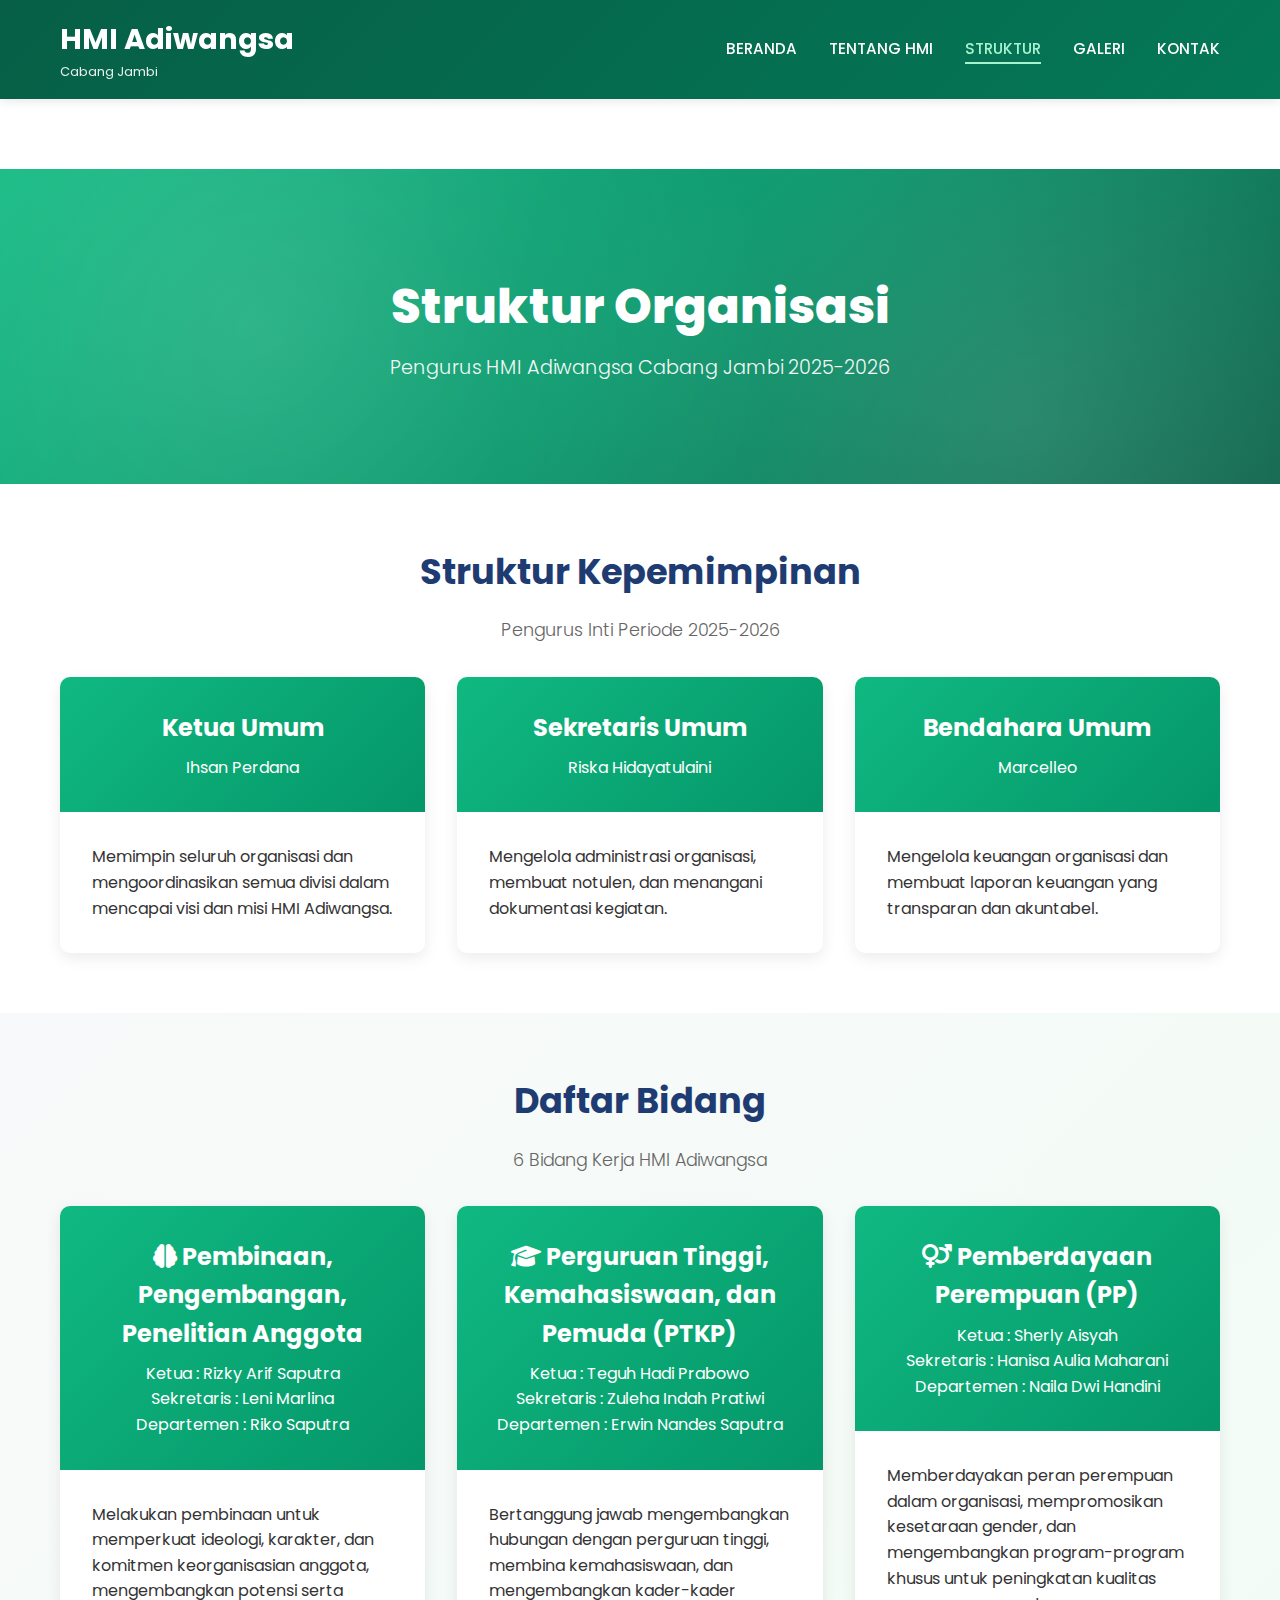
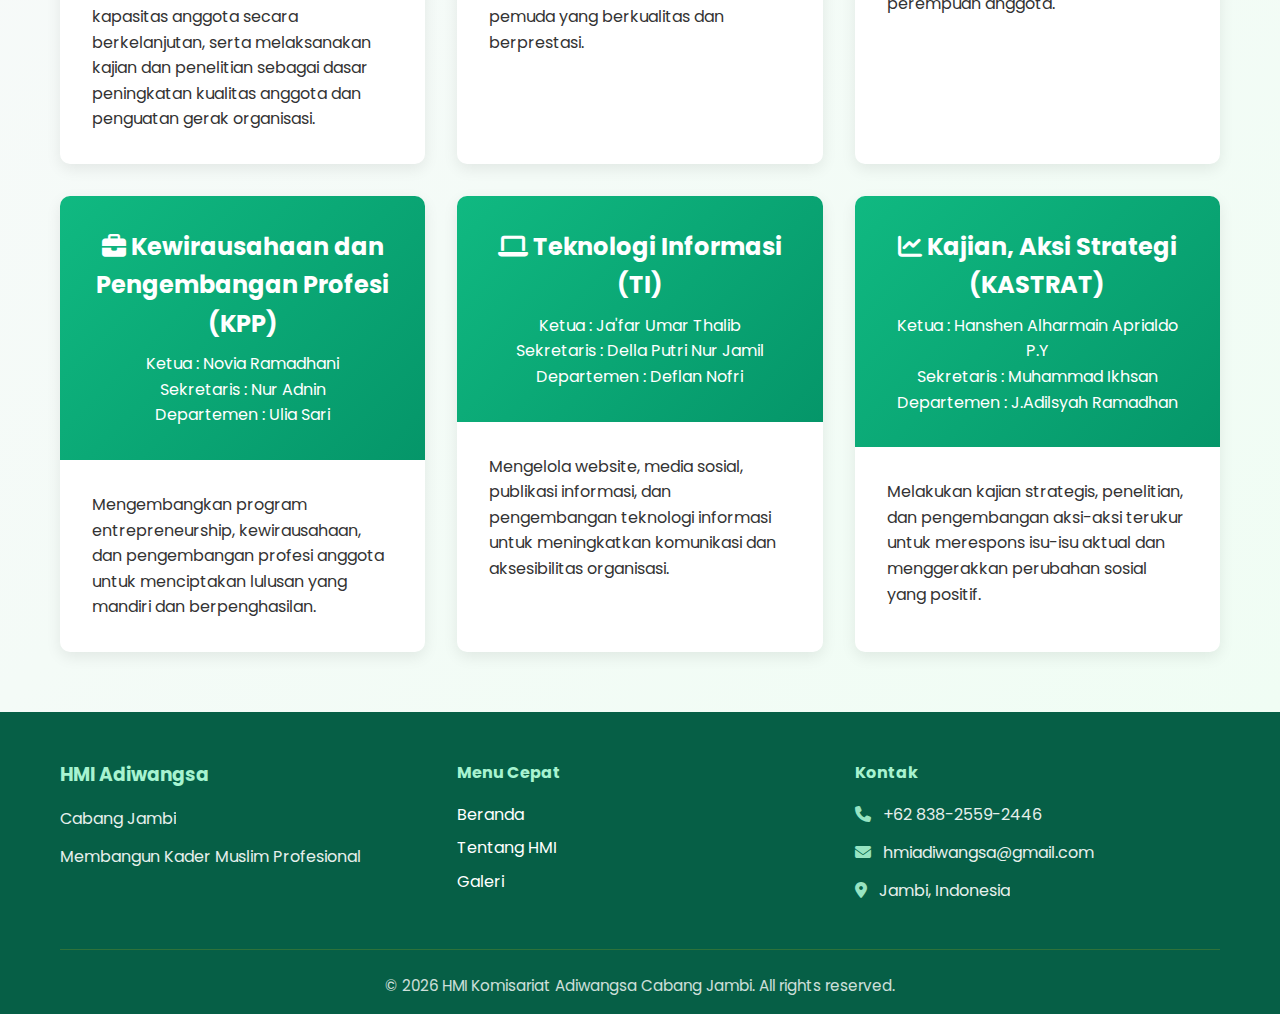
<file: pages/struktur.html>
<!DOCTYPE html>
<html lang="id">
<head>
    <meta charset="UTF-8">
    <meta name="viewport" content="width=device-width, initial-scale=1.0">
    <title>Struktur Organisasi - HMI Komisariat Adiwangsa Cabang Jambi</title>
    <link rel="stylesheet" href="../assets/css/style.css">
    <link rel="stylesheet" href="../assets/css/pages.css">
    <link rel="stylesheet" href="https://cdnjs.cloudflare.com/ajax/libs/font-awesome/6.4.0/css/all.min.css">
    <link href="https://fonts.googleapis.com/css2?family=Poppins:wght@300;400;600;700;800&display=swap" rel="stylesheet">
</head>
<body>
    <!-- Navigation Bar -->
    <nav class="navbar">
        <div class="container">
            <div class="nav-logo">
                <h1>HMI Adiwangsa</h1>
                <p>Cabang Jambi</p>
            </div>
            <ul class="nav-menu" id="navMenu">
                <li><a href="../index.html">BERANDA</a></li>
                <li><a href="tentang.html">TENTANG HMI</a></li>
                <li><a href="struktur.html" class="active">STRUKTUR</a></li>
                <li><a href="galeri.html">GALERI</a></li>
                <li><a href="kontak.html">KONTAK</a></li>
            </ul>
            <div class="hamburger" id="hamburger">
                <span></span>
                <span></span>
                <span></span>
            </div>
        </div>
    </nav>

    <!-- Page Header -->
    <header class="page-header">
        <div class="page-title">
            <h1>Struktur Organisasi</h1>
            <p>Pengurus HMI Adiwangsa Cabang Jambi 2025-2026</p>
        </div>
    </header>

    <!-- Main Content -->
    <main class="page-content">
        <section class="content-section">
            <div class="container">
                <div class="section-title">
                    <h2>Struktur Kepemimpinan</h2>
                    <p>Pengurus Inti Periode 2025-2026</p>
                </div>
                <div class="struktur-grid">
                    <div class="struktur-card">
                        <div class="struktur-header">
                            <h3>Ketua Umum</h3>
                            <p>Ihsan Perdana</p>
                        </div>
                        <div class="struktur-body">
                            <p>Memimpin seluruh organisasi dan mengoordinasikan semua divisi dalam mencapai visi dan misi HMI Adiwangsa.</p>
                        </div>
                    </div>

                    <div class="struktur-card">
                        <div class="struktur-header">
                            <h3>Sekretaris Umum</h3>
                            <p>Riska Hidayatulaini</p>
                        </div>
                        <div class="struktur-body">
                            <p>Mengelola administrasi organisasi, membuat notulen, dan menangani dokumentasi kegiatan.</p>
                        </div>
                    </div>

                    <div class="struktur-card">
                        <div class="struktur-header">
                            <h3>Bendahara Umum</h3>
                            <p>Marcelleo</p>
                        </div>
                        <div class="struktur-body">
                            <p>Mengelola keuangan organisasi dan membuat laporan keuangan yang transparan dan akuntabel.</p>
                        </div>
                    </div>
                </div>
            </div>
        </section>

        <section class="content-section bg-light">
            <div class="container">
                <div class="section-title">
                    <h2>Daftar Bidang</h2>
                    <p>6 Bidang Kerja HMI Adiwangsa</p>
                </div>
                <div class="struktur-grid">
                    <div class="struktur-card">
                        <div class="struktur-header">
                            <h3><i class="fas fa-brain"></i> Pembinaan, Pengembangan, Penelitian Anggota</h3>
                            <p>Ketua : Rizky Arif Saputra</p>
                            <p>Sekretaris : Leni Marlina</p>
                            <p>Departemen : Riko Saputra</p>
                        </div>
                        <div class="struktur-body">
                            <p>Melakukan pembinaan untuk memperkuat ideologi, karakter, dan komitmen keorganisasian anggota, mengembangkan potensi serta kapasitas anggota secara berkelanjutan, serta melaksanakan kajian dan penelitian sebagai dasar peningkatan kualitas anggota dan penguatan gerak organisasi.</p>
                        </div>
                    </div>

                    <div class="struktur-card">
                        <div class="struktur-header">
                            <h3><i class="fas fa-graduation-cap"></i> Perguruan Tinggi, Kemahasiswaan, dan Pemuda (PTKP)</h3>
                            <p>Ketua : Teguh Hadi Prabowo</p>
                            <p>Sekretaris : Zuleha Indah Pratiwi</p>
                            <p>Departemen : Erwin Nandes Saputra</p>
                        </div>
                        <div class="struktur-body">
                            <p>Bertanggung jawab mengembangkan hubungan dengan perguruan tinggi, membina kemahasiswaan, dan mengembangkan kader-kader pemuda yang berkualitas dan berprestasi.</p>
                        </div>
                    </div>

                    <div class="struktur-card">
                        <div class="struktur-header">
                            <h3><i class="fas fa-venus-mars"></i> Pemberdayaan Perempuan (PP)</h3>
                            <p>Ketua : Sherly Aisyah</p>
                            <p>Sekretaris : Hanisa Aulia Maharani</p>
                            <p>Departemen : Naila Dwi Handini</p>
                        </div>
                        <div class="struktur-body">
                            <p>Memberdayakan peran perempuan dalam organisasi, mempromosikan kesetaraan gender, dan mengembangkan program-program khusus untuk peningkatan kualitas perempuan anggota.</p>
                        </div>
                    </div>

                    <div class="struktur-card">
                        <div class="struktur-header">
                            <h3><i class="fas fa-briefcase"></i> Kewirausahaan dan Pengembangan Profesi (KPP)</h3>
                            <p>Ketua : Novia Ramadhani</p>
                            <p>Sekretaris : Nur Adnin</p>
                            <p>Departemen : Ulia Sari</p>
                        </div>
                        <div class="struktur-body">
                            <p>Mengembangkan program entrepreneurship, kewirausahaan, dan pengembangan profesi anggota untuk menciptakan lulusan yang mandiri dan berpenghasilan.</p>
                        </div>
                    </div>

                    <div class="struktur-card">
                        <div class="struktur-header">
                            <h3><i class="fas fa-laptop"></i> Teknologi Informasi (TI)</h3>
                            <p>Ketua : Ja'far Umar Thalib</p>
                            <p>Sekretaris : Della Putri Nur Jamil</p>
                            <p>Departemen : Deflan Nofri</p>
                        </div>
                        <div class="struktur-body">
                            <p>Mengelola website, media sosial, publikasi informasi, dan pengembangan teknologi informasi untuk meningkatkan komunikasi dan aksesibilitas organisasi.</p>
                        </div>
                    </div>

                    <div class="struktur-card">
                        <div class="struktur-header">
                            <h3><i class="fas fa-chart-line"></i> Kajian, Aksi Strategi (KASTRAT)</h3>
                            <p>Ketua : Hanshen Alharmain Aprialdo P.Y</p>
                            <p>Sekretaris : Muhammad Ikhsan</p>
                            <p>Departemen : J.Adilsyah Ramadhan</p>
                        </div>
                        <div class="struktur-body">
                            <p>Melakukan kajian strategis, penelitian, dan pengembangan aksi-aksi terukur untuk merespons isu-isu aktual dan menggerakkan perubahan sosial yang positif.</p>
                        </div>
                    </div>
                </div>
            </div>
        </section>
    </main>

    <!-- Footer -->
    <footer class="footer">
        <div class="container">
            <div class="footer-content">
                <div class="footer-section">
                    <h3>HMI Adiwangsa</h3>
                    <p>Cabang Jambi</p>
                    <p>Membangun Kader Muslim Profesional</p>
                </div>
                <div class="footer-section">
                    <h4>Menu Cepat</h4>
                    <ul>
                        <li><a href="../index.html">Beranda</a></li>
                        <li><a href="tentang.html">Tentang HMI</a></li>
                        <li><a href="galeri.html">Galeri</a></li>
                    </ul>
                </div>
                <div class="footer-section">
                    <h4>Kontak</h4>
                    <p><i class="fas fa-phone"></i> +62 838-2559-2446</p>
                    <p><i class="fas fa-envelope"></i> hmiadiwangsa@gmail.com</p>
                    <p><i class="fas fa-map-marker-alt"></i> Jambi, Indonesia</p>
                </div>
            </div>
            <div class="footer-bottom">
                <p>&copy; 2026 HMI Komisariat Adiwangsa Cabang Jambi. All rights reserved.</p>
            </div>
        </div>
    </footer>

    <script src="../assets/js/script.js"></script>
</body>
</html>
</file>
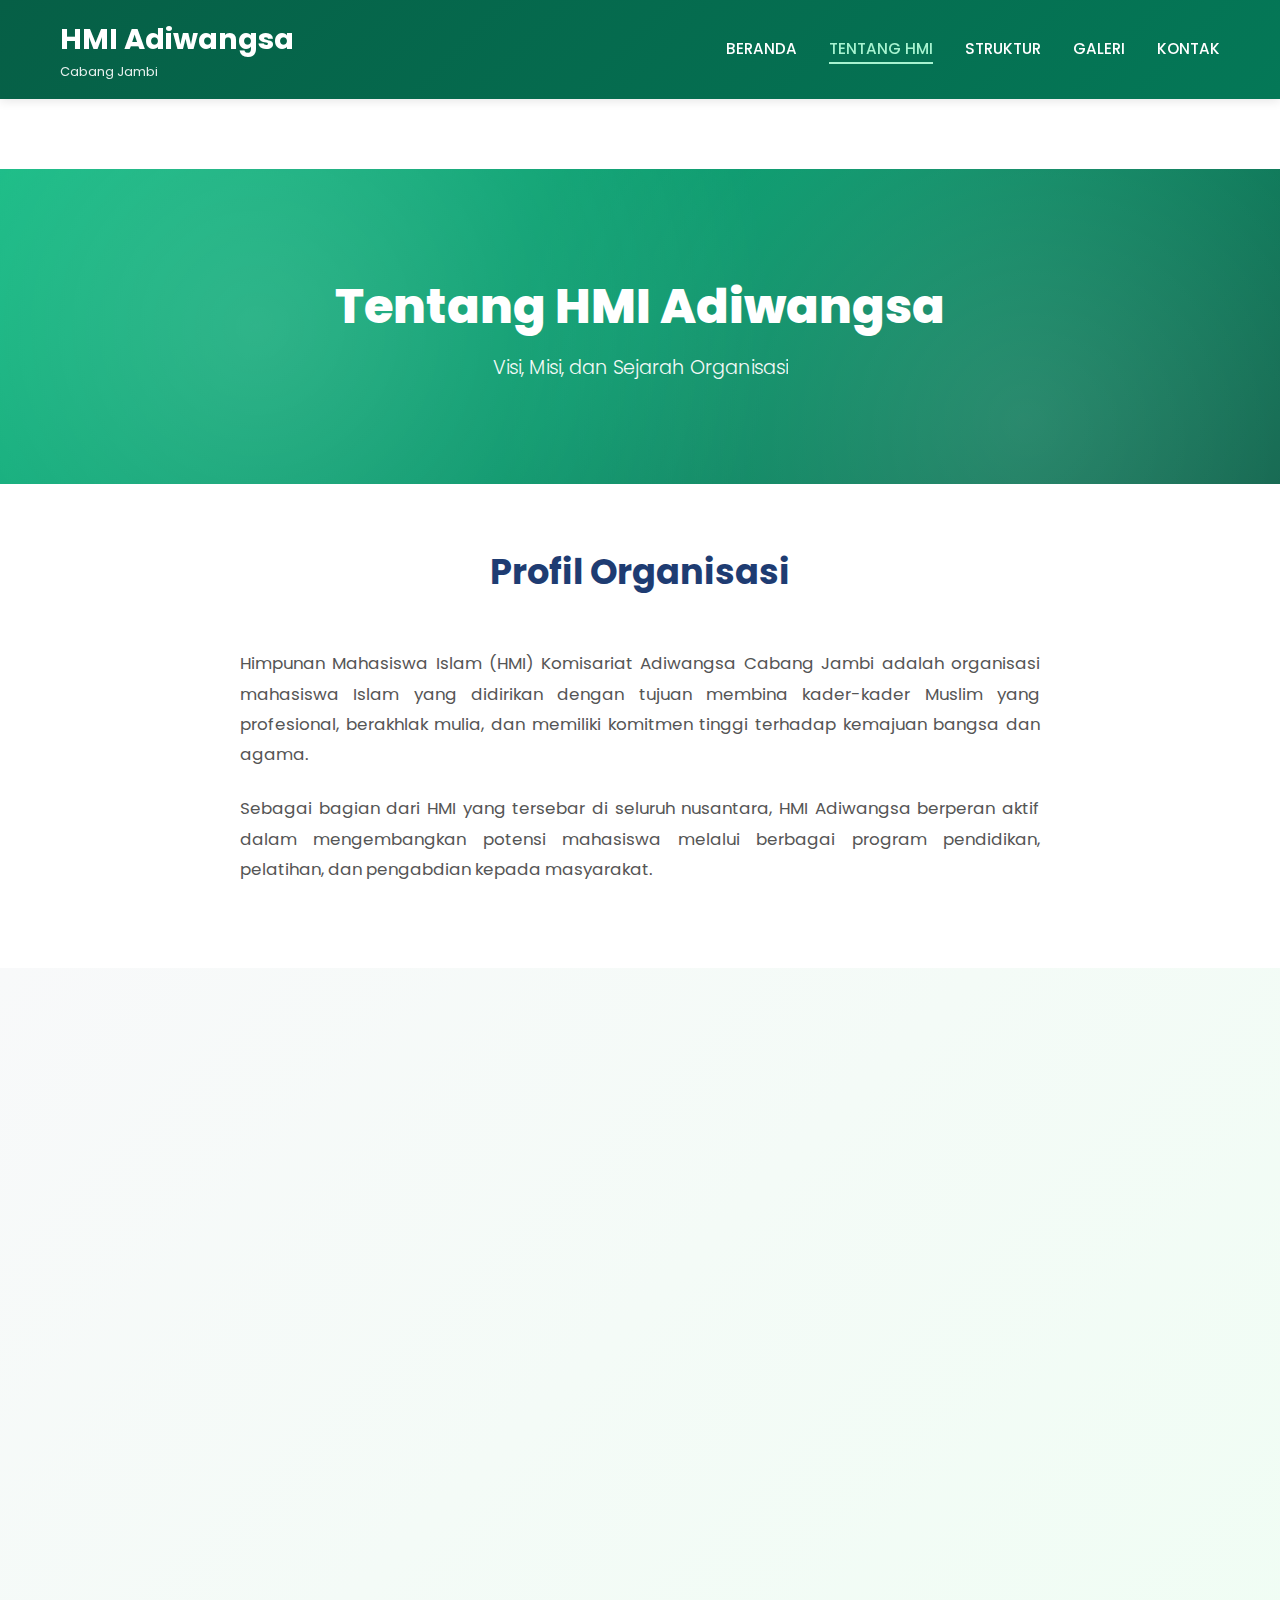
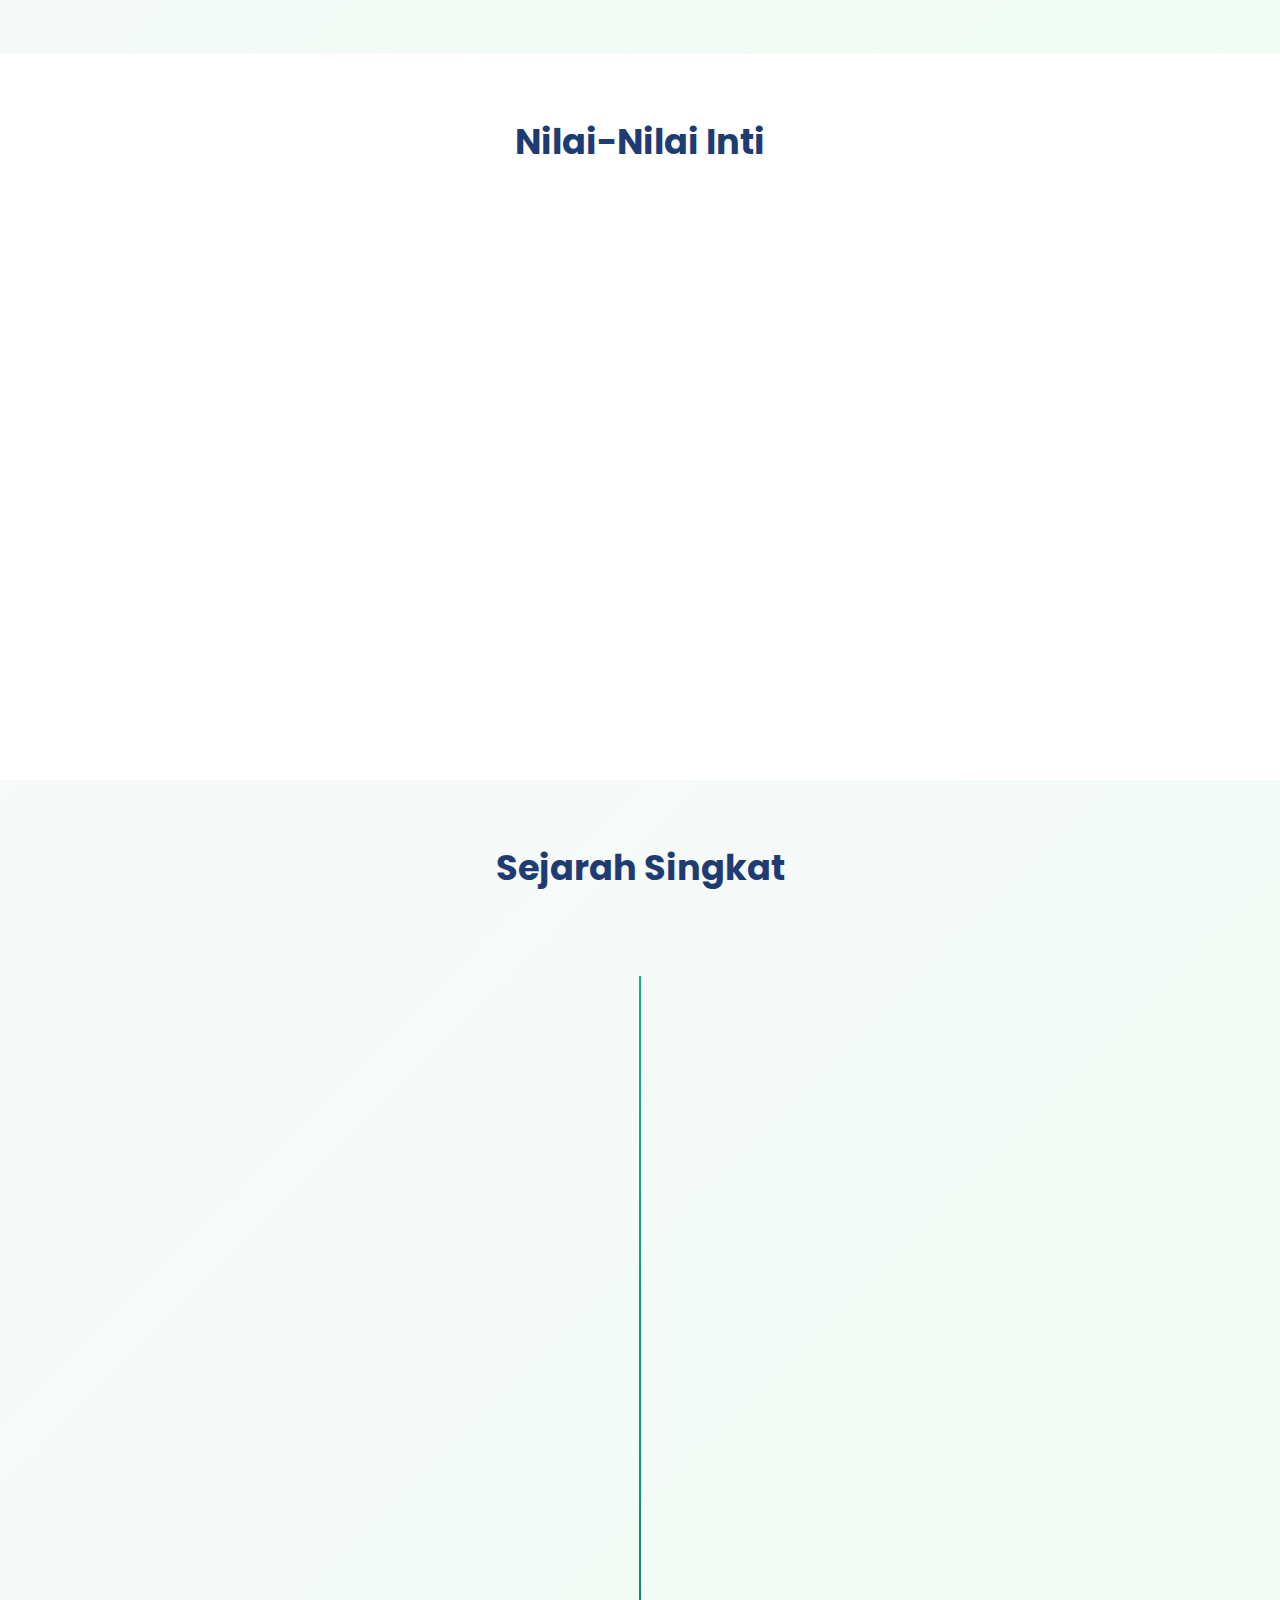
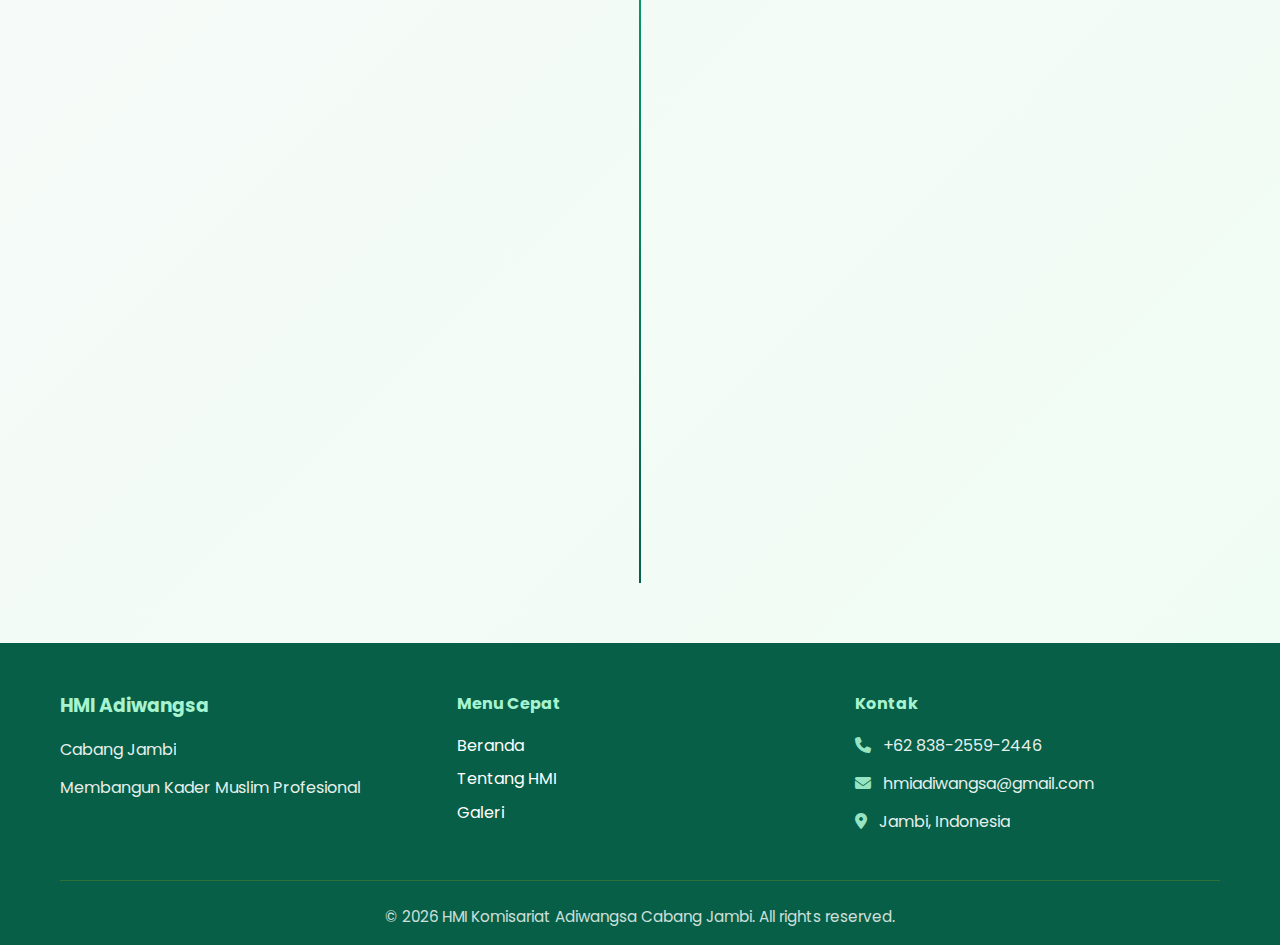
<file: pages/tentang.html>
<!DOCTYPE html>
<html lang="id">
<head>
    <meta charset="UTF-8">
    <meta name="viewport" content="width=device-width, initial-scale=1.0">
    <title>Tentang HMI - HMI Komisariat Adiwangsa Cabang Jambi</title>
    <link rel="stylesheet" href="../assets/css/style.css">
    <link rel="stylesheet" href="../assets/css/pages.css">
    <link rel="stylesheet" href="https://cdnjs.cloudflare.com/ajax/libs/font-awesome/6.4.0/css/all.min.css">
    <link href="https://fonts.googleapis.com/css2?family=Poppins:wght@300;400;600;700;800&display=swap" rel="stylesheet">
</head>
<body>
    <!-- Navigation Bar -->
    <nav class="navbar">
        <div class="container">
            <div class="nav-logo">
                <h1>HMI Adiwangsa</h1>
                <p>Cabang Jambi</p>
            </div>
            <ul class="nav-menu" id="navMenu">
                <li><a href="../index.html">BERANDA</a></li>
                <li><a href="tentang.html" class="active">TENTANG HMI</a></li>
                <li><a href="struktur.html">STRUKTUR</a></li>
                <li><a href="galeri.html">GALERI</a></li>
                <li><a href="kontak.html">KONTAK</a></li>
            </ul>
            <div class="hamburger" id="hamburger">
                <span></span>
                <span></span>
                <span></span>
            </div>
        </div>
    </nav>

    <!-- Page Header -->
    <header class="page-header">
        <div class="page-title">
            <h1>Tentang HMI Adiwangsa</h1>
            <p>Visi, Misi, dan Sejarah Organisasi</p>
        </div>
    </header>

    <!-- Main Content -->
    <main class="page-content">
        <section class="content-section">
            <div class="container">
                <div class="section-title">
                    <h2>Profil Organisasi</h2>
                </div>
                <div class="content-text">
                    <p>Himpunan Mahasiswa Islam (HMI) Komisariat Adiwangsa Cabang Jambi adalah organisasi mahasiswa Islam yang didirikan dengan tujuan membina kader-kader Muslim yang profesional, berakhlak mulia, dan memiliki komitmen tinggi terhadap kemajuan bangsa dan agama.</p>
                    <p>Sebagai bagian dari HMI yang tersebar di seluruh nusantara, HMI Adiwangsa berperan aktif dalam mengembangkan potensi mahasiswa melalui berbagai program pendidikan, pelatihan, dan pengabdian kepada masyarakat.</p>
                </div>
            </div>
        </section>

        <section class="content-section bg-light">
            <div class="container">
                <div class="vision-mission">
                    <div class="vm-item">
                        <h3><i class="fas fa-eye"></i> Visi</h3>
                        <p>"Menjadi organisasi mahasiswa Islam yang progresif, inspiratif, dan mampu memberikan kontribusi nyata bagi kemajuan bangsa dan umat Islam."</p>
                    </div>
                    <div class="vm-item">
                        <h3><i class="fas fa-bullseye"></i> Misi</h3>
                        <ul>
                            <li>Membentuk kader Muslim yang cerdas, beriman, dan profesional</li>
                            <li>Mengembangkan potensi akademik dan non-akademik mahasiswa</li>
                            <li>Membangun jaringan dan kolaborasi dengan berbagai institusi</li>
                            <li>Melakukan pengabdian kepada masyarakat melalui berbagai program</li>
                            <li>Memperkuat nilai-nilai Islam dalam setiap kegiatan organisasi</li>
                        </ul>
                    </div>
                </div>
            </div>
        </section>

        <section class="content-section">
            <div class="container">
                <div class="section-title">
                    <h2>Nilai-Nilai Inti</h2>
                </div>
                <div class="values-grid">
                    <div class="value-card">
                        <i class="fas fa-star"></i>
                        <h4>Integritas</h4>
                        <p>Menjunjung tinggi kejujuran dan konsistensi dalam setiap tindakan</p>
                    </div>
                    <div class="value-card">
                        <i class="fas fa-heart"></i>
                        <h4>Dedikasi</h4>
                        <p>Memberikan yang terbaik dan komitmen penuh dalam setiap tanggung jawab</p>
                    </div>
                    <div class="value-card">
                        <i class="fas fa-users"></i>
                        <h4>Kolaborasi</h4>
                        <p>Membangun kerjasama yang solid dan saling mendukung antar anggota</p>
                    </div>
                    <div class="value-card">
                        <i class="fas fa-lightbulb"></i>
                        <h4>Inovasi</h4>
                        <p>Selalu mencari cara baru dan kreatif dalam menjalankan program</p>
                    </div>
                    <div class="value-card">
                        <i class="fas fa-leaf"></i>
                        <h4>Keberlanjutan</h4>
                        <p>Memastikan setiap program memberikan dampak jangka panjang</p>
                    </div>
                    <div class="value-card">
                        <i class="fas fa-mosque"></i>
                        <h4>Spiritualitas</h4>
                        <p>Memperkuat nilai-nilai keislaman sebagai fondasi organisasi</p>
                    </div>
                </div>
            </div>
        </section>

        <section class="content-section bg-light">
            <div class="container">
                <div class="section-title">
                    <h2>Sejarah Singkat</h2>
                </div>
                <div class="timeline">
                    <div class="timeline-item">
                        <div class="timeline-marker"></div>
                        <div class="timeline-content">
                            <h4>Didirikan</h4>
                            <p>HMI Komisariat Adiwangsa Jambi didirikan pada 23 Januari 2025 sebagai wadah pembinaan dan pengkaderan mahasiswa Muslim di lingkungan Adiwangsa Jambi. Pendirian komisariat ini dilatarbelakangi oleh semangat mahasiswa untuk mengembangkan potensi intelektual, spiritual, dan sosial sesuai dengan nilai-nilai keislaman dan keindonesiaan.
                        </div>
                    </div>
                    <div class="timeline-item">
                        <div class="timeline-marker"></div>
                        <div class="timeline-content">
                            <h4>Perkembangan</h4>
                            <p>Organisasi terus berkembang dengan merekrut anggota baru dan melaksanakan berbagai program kegiatan yang inovatif.</p>
                        </div>
                    </div>
                    <div class="timeline-item">
                        <div class="timeline-marker"></div>
                        <div class="timeline-content">
                            <h4>Prestasi</h4>
                            <p>Meraih berbagai prestasi dan pengakuan dari berbagai pihak atas kontribusi nyata bagi masyarakat dan kampus.</p>
                        </div>
                    </div>
                    <div class="timeline-item">
                        <div class="timeline-marker"></div>
                        <div class="timeline-content">
                            <h4>Masa Depan</h4>
                            <p>Terus berinovasi dan mengembangkan program-program yang relevan dengan kebutuhan zaman dan masyarakat.</p>
                        </div>
                    </div>
                </div>
            </div>
        </section>
    </main>

    <!-- Footer -->
    <footer class="footer">
        <div class="container">
            <div class="footer-content">
                <div class="footer-section">
                    <h3>HMI Adiwangsa</h3>
                    <p>Cabang Jambi</p>
                    <p>Membangun Kader Muslim Profesional</p>
                </div>
                <div class="footer-section">
                    <h4>Menu Cepat</h4>
                    <ul>
                        <li><a href="../index.html">Beranda</a></li>
                        <li><a href="tentang.html">Tentang HMI</a></li>
                        <li><a href="galeri.html">Galeri</a></li>
                    </ul>
                </div>
                <div class="footer-section">
                    <h4>Kontak</h4>
                    <p><i class="fas fa-phone"></i> +62 838-2559-2446</p>
                    <p><i class="fas fa-envelope"></i> hmiadiwangsa@gmail.com</p>
                    <p><i class="fas fa-map-marker-alt"></i> Jambi, Indonesia</p>
                </div>
            </div>
            <div class="footer-bottom">
                <p>&copy; 2026 HMI Komisariat Adiwangsa Cabang Jambi. All rights reserved.</p>
            </div>
        </div>
    </footer>

    <script src="../assets/js/script.js"></script>
</body>
</html>
</file>
<file: assets/css/style.css>
/* Global Styles */
* {
    margin: 0;
    padding: 0;
    box-sizing: border-box;
}

body {
    font-family: 'Poppins', sans-serif;
    color: #333;
    line-height: 1.6;
    overflow-x: hidden;
}

.container {
    max-width: 1200px;
    margin: 0 auto;
    padding: 0 20px;
}

/* Navigation */
.navbar {
    background: linear-gradient(135deg, #065f46 0%, #047857 100%);
    color: white;
    padding: 1rem 0;
    position: sticky;
    top: 0;
    z-index: 1000;
    box-shadow: 0 2px 10px rgba(0, 0, 0, 0.1);
}

.navbar .container {
    display: flex;
    justify-content: space-between;
    align-items: center;
}

.nav-logo {
    display: flex;
    flex-direction: column;
    gap: 0;
}

.nav-logo h1 {
    font-size: 1.8rem;
    font-weight: 700;
    margin: 0;
}

.nav-logo p {
    font-size: 0.8rem;
    margin: 0;
    opacity: 0.9;
}

.nav-menu {
    display: flex;
    list-style: none;
    gap: 2rem;
}

.nav-menu a {
    color: white;
    text-decoration: none;
    font-weight: 500;
    transition: all 0.3s ease;
    position: relative;
    font-size: 0.95rem;
}

.nav-menu a:hover,
.nav-menu a.active {
    color: #a7f3d0;
}

.nav-menu a::after {
    content: '';
    position: absolute;
    bottom: -5px;
    left: 0;
    width: 0;
    height: 2px;
    background: #a7f3d0;
    transition: width 0.3s ease;
}

.nav-menu a:hover::after,
.nav-menu a.active::after {
    width: 100%;
}

.hamburger {
    display: none;
    flex-direction: column;
    cursor: pointer;
}

.hamburger span {
    width: 25px;
    height: 3px;
    background: white;
    margin: 5px 0;
    transition: 0.3s;
}

/* Hero Section */
.hero {
    background: #059669;
    color: white;
    padding: 120px 20px;
    text-align: center;
    position: relative;
    overflow: hidden;
    min-height: 600px;
    display: flex;
    align-items: center;
    justify-content: center;
}

.hero-carousel {
    position: absolute;
    top: 0;
    left: 0;
    width: 100%;
    height: 100%;
    z-index: 1;
}

.carousel-slide {
    position: absolute;
    width: 100%;
    height: 100%;
    opacity: 0;
    transition: opacity 1.2s cubic-bezier(0.4, 0, 0.2, 1);
}

.carousel-slide.active {
    opacity: 1;
    animation: zoomIn 1.2s cubic-bezier(0.4, 0, 0.2, 1);
}

.carousel-slide img {
    width: 100%;
    height: 100%;
    object-fit: cover;
}

.hero-overlay {
    position: absolute;
    top: 0;
    left: 0;
    width: 100%;
    height: 100%;
    background: linear-gradient(135deg, rgba(6, 95, 70, 0.7) 0%, rgba(5, 150, 105, 0.5) 100%);
    z-index: 2;
}

.carousel-controls {
    position: absolute;
    bottom: 30px;
    left: 50%;
    transform: translateX(-50%);
    z-index: 10;
    display: flex;
    align-items: center;
    gap: 20px;
}

.carousel-prev, .carousel-next {
    background: rgba(255, 255, 255, 0.3);
    color: white;
    border: 2px solid white;
    padding: 10px 15px;
    cursor: pointer;
    border-radius: 50%;
    font-size: 1.2rem;
    transition: all 0.3s ease;
    font-weight: bold;
}

.carousel-prev:hover, .carousel-next:hover {
    background: rgba(255, 255, 255, 0.5);
    transform: scale(1.1);
}

.carousel-dots {
    display: flex;
    gap: 12px;
}

.dot {
    width: 14px;
    height: 14px;
    border-radius: 50%;
    background: rgba(255, 255, 255, 0.4);
    cursor: pointer;
    transition: all 0.4s cubic-bezier(0.4, 0, 0.2, 1);
    border: 2px solid transparent;
}

.dot:hover {
    background: rgba(255, 255, 255, 0.6);
}

.dot.active {
    background: #a7f3d0;
    transform: scale(1.3);
    box-shadow: 0 0 10px rgba(167, 243, 208, 0.6);
}

@keyframes zoomIn {
    from {
        transform: scale(1.05);
        opacity: 0;
    }
    to {
        transform: scale(1);
        opacity: 1;
    }
}

.hero-content {
    position: relative;
    z-index: 3;
    animation: fadeInUp 1s ease;
}

.hero h1 {
    font-size: 4rem;
    font-weight: 800;
    margin-bottom: 0.5rem;
    text-shadow: 2px 2px 4px rgba(0, 0, 0, 0.2);
}

.hero > .hero-content > p:nth-of-type(1) {
    font-size: 2rem;
    font-weight: 600;
    margin-bottom: 1rem;
}

.tagline {
    font-size: 1.3rem;
    margin-bottom: 2rem;
    font-weight: 300;
    letter-spacing: 1px;
}

@keyframes fadeInUp {
    from {
        opacity: 0;
        transform: translateY(30px);
    }
    to {
        opacity: 1;
        transform: translateY(0);
    }
}

/* Icon Animations */
@keyframes float {
    0%, 100% {
        transform: translateY(0px);
    }
    50% {
        transform: translateY(-15px);
    }
}

@keyframes pulse-glow {
    0%, 100% {
        box-shadow: 0 5px 15px rgba(16, 185, 129, 0.2);
    }
    50% {
        box-shadow: 0 10px 30px rgba(16, 185, 129, 0.4);
    }
}

@keyframes spin-slow {
    from {
        transform: rotate(0deg);
    }
    to {
        transform: rotate(360deg);
    }
}

.animated-icon {
    animation: float 3s ease-in-out infinite, pulse-glow 2s ease-in-out infinite;
}

.value-item:nth-child(1) .animated-icon {
    animation: float 3s ease-in-out infinite, pulse-glow 2s ease-in-out infinite;
}

.value-item:nth-child(2) .animated-icon i {
    animation: spin-slow 6s linear infinite;
}

.value-item:nth-child(3) .animated-icon {
    animation: float 3.5s ease-in-out infinite 0.5s, pulse-glow 2.5s ease-in-out infinite 0.5s;
}

/* Buttons */
.btn {
    display: inline-block;
    padding: 12px 30px;
    border-radius: 50px;
    text-decoration: none;
    font-weight: 600;
    transition: all 0.3s ease;
    border: 2px solid transparent;
    cursor: pointer;
    font-size: 1rem;
}

.btn-primary {
    background: #ffd700;
    color: #333;
}

.btn-primary:hover {
    background: #ffed4e;
    transform: translateY(-2px);
    box-shadow: 0 10px 25px rgba(255, 215, 0, 0.3);
}

.btn-outline {
    background: transparent;
    color: white;
    border: 2px solid white;
}

.btn-outline:hover {
    background: white;
    color: #667eea;
    transform: translateY(-2px);
}

.btn-secondary {
    background: #667eea;
    color: white;
}

.btn-secondary:hover {
    background: #764ba2;
    transform: translateY(-2px);
}

.btn-container {
    text-align: center;
    margin-top: 3rem;
}

/* Section Styles */
section {
    padding: 80px 20px;
}

.section-title {
    text-align: center;
    margin-bottom: 4rem;
}

.section-title h2 {
    font-size: 2.5rem;
    font-weight: 700;
    color: #065f46;
    margin-bottom: 0.5rem;
}

.section-title p {
    font-size: 1.1rem;
    color: #666;
    font-weight: 300;
}

/* About Section */
.about {
    background: #f8f9fa;
}

.about-content {
    display: grid;
    grid-template-columns: 1fr;
    gap: 3rem;
    align-items: center;
}

.about-text h3 {
    font-size: 2rem;
    color: #10b981;
    margin-bottom: 1.5rem;
    font-weight: 700;
}

.about-text p {
    font-size: 1.05rem;
    color: #555;
    margin-bottom: 2rem;
    line-height: 1.8;
    text-align: justify;
}

.values {
    display: grid;
    grid-template-columns: repeat(auto-fit, minmax(200px, 1fr));
    gap: 2rem;
    margin-bottom: 2rem;
}

.value-item {
    background: white;
    padding: 2rem;
    border-radius: 10px;
    text-align: center;
    box-shadow: 0 5px 15px rgba(0, 0, 0, 0.08);
    transition: transform 0.3s ease;
}

.value-item:hover {
    transform: translateY(-5px);
}

.value-icon {
    width: 100%;
    height: 180px;
    background: linear-gradient(135deg, #667eea 0%, #764ba2 100%);
    border-radius: 12px;
    display: flex;
    align-items: center;
    justify-content: center;
    margin: 0 0 1rem;
    box-shadow: 0 8px 20px rgba(0,0,0,0.06);
    transition: all 0.3s ease;
}

.value-item:hover .value-icon {
    transform: scale(1.1) rotateZ(5deg);
    box-shadow: 0 10px 25px rgba(16, 185, 129, 0.3);
}

.value-icon img {
    width: 100%;
    height: 100%;
    object-fit: cover;
    display: block;
    border-radius: 12px;
}

.value-item i {
    font-size: 2.5rem;
    color: white;
    margin-bottom: 0;
}

.value-item h4 {
    color: #1e3c72;
    margin-bottom: 0.5rem;
    font-size: 1.2rem;
}

.value-item p {
    font-size: 0.95rem;
    color: #666;
    margin: 0;
}

/* Leadership Section */
.leadership {
    background: white;
    padding: 80px 20px;
}

.leadership-grid {
    display: grid;
    grid-template-columns: repeat(auto-fit, minmax(250px, 1fr));
    gap: 3rem;
}

.leader-card {
    background: white;
    padding: 1.6rem;
    border-radius: 12px;
    text-align: center;
    color: #1f2937;
    box-shadow: 0 10px 30px rgba(15, 23, 42, 0.08);
    transition: transform 0.25s ease, box-shadow 0.25s ease;
}

.leader-card:hover {
    transform: translateY(-8px);
    box-shadow: 0 20px 40px rgba(15, 23, 42, 0.12);
}

.leader-image {
    margin-bottom: 1rem;
    width: 100%;
    height: 360px;
    overflow: hidden;
    border-radius: 10px;
    position: relative;
    background: linear-gradient(135deg, #10b981 0%, #059669 100%);
}

.leader-image::before {
    content: '';
    position: absolute;
    inset: 0;
    background: 
        radial-gradient(circle at 0% 0%, rgba(0, 0, 0, 0.3) 0%, transparent 50%),
        radial-gradient(circle at 100% 100%, rgba(0, 0, 0, 0.3) 0%, transparent 50%),
        radial-gradient(ellipse at center, rgba(16, 185, 129, 0.08) 0%, rgba(6, 95, 70, 0.35) 100%),
        repeating-linear-gradient(
            90deg,
            rgba(255, 255, 255, 0.02),
            rgba(255, 255, 255, 0.02) 2px,
            transparent 2px,
            transparent 4px
        );
    z-index: 1;
    pointer-events: none;
    backdrop-filter: blur(8px);
}

.leader-image img {
    width: 100%;
    height: 100%;
    object-fit: cover;
    display: block;
    border-radius: 10px;
    transition: transform 0.4s cubic-bezier(0.2, 0.9, 0.2, 1), filter 0.4s ease, box-shadow 0.4s ease;
    filter: brightness(0.95) contrast(1.08) saturate(1.15);
    box-shadow: inset 0 0 30px rgba(0, 0, 0, 0.15), 0 20px 40px rgba(6, 95, 70, 0.25);
    position: relative;
    z-index: 2;
}

.leader-card:hover .leader-image img {
    transform: scale(1.05) rotate(-1deg);
    filter: brightness(1.02) contrast(1.12) saturate(1.25);
    box-shadow: inset 0 0 20px rgba(0, 0, 0, 0.1), 0 30px 60px rgba(6, 95, 70, 0.35);
}

.leader-card h3 {
    font-size: 1.4rem;
    font-weight: 700;
    margin: 1rem 0 0.25rem;
    color: #1f2937;
}

.leader-card p {
    font-size: 0.98rem;
    font-weight: 500;
    margin: 0;
    color: #6b7280;
}

.leader-card .periode {
    font-size: 0.9rem;
    color: #9ca3af;
    margin-top: 0.6rem;
}

/* Activities Section */
.activities {
    background: #f8f9fa;
}

.activities-grid {
    display: grid;
    grid-template-columns: repeat(auto-fit, minmax(300px, 1fr));
    gap: 2rem;
    margin-bottom: 2rem;
}

.activity-card {
    background: white;
    border-radius: 10px;
    overflow: hidden;
    box-shadow: 0 5px 15px rgba(0, 0, 0, 0.08);
    transition: all 0.3s ease;
    display: flex;
    flex-direction: column;
}

.activity-card:hover {
    transform: translateY(-10px);
    box-shadow: 0 15px 30px rgba(0, 0, 0, 0.15);
}

.card-image {
    background: none;
    padding: 0;
    text-align: center;
    display: block;
    height: 220px;
    overflow: hidden;
}

.card-image i {
    font-size: 4rem;
    color: white;
    opacity: 0.9;
}

.card-image img {
    width: 100%;
    height: 100%;
    object-fit: cover;
    display: block;
}

.card-content {
    padding: 2rem;
    flex-grow: 1;
    display: flex;
    flex-direction: column;
}

.category {
    display: inline-block;
    background: #10b981;
    color: white;
    padding: 0.4rem 1rem;
    border-radius: 20px;
    font-size: 0.8rem;
    font-weight: 600;
    margin-bottom: 1rem;
    width: fit-content;
}

.card-content h3 {
    color: #1e3c72;
    margin-bottom: 1rem;
    font-size: 1.3rem;
    line-height: 1.4;
}

.card-content p {
    color: #666;
    margin-bottom: 1.5rem;
    flex-grow: 1;
}

.read-more {
    color: #10b981;
    text-decoration: none;
    font-weight: 600;
    transition: all 0.3s ease;
    display: inline-block;
}

.read-more:hover {
    color: #059669;
    transform: translateX(5px);
}

/* Statistics Section */
.statistics {
    background: linear-gradient(135deg, #065f46 0%, #047857 100%);
    color: white;
    padding: 60px 20px;
    display: grid;
    grid-template-columns: repeat(auto-fit, minmax(200px, 1fr));
    gap: 2rem;
}

.statistics .container {
    display: contents;
}

.stat-item {
    text-align: center;
    padding: 2rem;
}

.stat-item h2 {
    font-size: 3rem;
    font-weight: 800;
    margin-bottom: 0.5rem;
}

.stat-item p {
    font-size: 1.1rem;
    font-weight: 300;
    opacity: 0.9;
}

/* Social Section */
.social-section {
    background: white;
}

.social-links {
    display: flex;
    justify-content: center;
    gap: 2rem;
    flex-wrap: wrap;
}

.social-btn {
    display: flex;
    align-items: center;
    gap: 0.8rem;
    padding: 1rem 2rem;
    background: linear-gradient(135deg, #10b981 0%, #059669 100%);
    color: white;
    text-decoration: none;
    border-radius: 50px;
    font-weight: 600;
    transition: all 0.3s ease;
    box-shadow: 0 5px 15px rgba(16, 185, 129, 0.2);
}

.social-btn:hover {
    transform: translateY(-5px);
    box-shadow: 0 10px 25px rgba(16, 185, 129, 0.3);
}

.social-btn i {
    font-size: 1.5rem;
}

/* Footer */
.footer {
    background: #065f46;
    color: white;
    padding: 3rem 20px 1rem;
}

.footer-content {
    display: grid;
    grid-template-columns: repeat(auto-fit, minmax(250px, 1fr));
    gap: 2rem;
    margin-bottom: 2rem;
}

.footer-section h3,
.footer-section h4 {
    margin-bottom: 1rem;
    font-weight: 700;
    color: #a7f3d0;
}

.footer-section p {
    margin-bottom: 0.8rem;
    opacity: 0.9;
}

.footer-section ul {
    list-style: none;
}

.footer-section ul li {
    margin-bottom: 0.5rem;
}

.footer-section a {
    color: white;
    text-decoration: none;
    transition: all 0.3s ease;
}

.footer-section a:hover {
    color: #a7f3d0;
    padding-left: 5px;
}

.footer-section i {
    margin-right: 0.5rem;
    color: #a7f3d0;
}

.footer-bottom {
    border-top: 1px solid rgba(255, 215, 0, 0.2);
    padding-top: 1.5rem;
    text-align: center;
    opacity: 0.8;
    font-size: 0.95rem;
}

/* Responsive Design */
@media (max-width: 768px) {
    .hamburger {
        display: flex;
    }

    .nav-menu {
        position: absolute;
        top: 70px;
        left: 0;
        width: 100%;
        flex-direction: column;
        background-color: #065f46;
        text-align: center;
        display: none;
        gap: 0;
    }

    .nav-menu.active {
        display: flex;
    }

    .nav-menu li {
        padding: 1rem 0;
        border-bottom: 1px solid rgba(255, 255, 255, 0.1);
    }

    .nav-menu a::after {
        display: none;
    }

    .hero h1 {
        font-size: 2.5rem;
    }

    .hero > .hero-content > p:nth-of-type(1) {
        font-size: 1.5rem;
    }

    .tagline {
        font-size: 1rem;
    }

    .section-title h2 {
        font-size: 1.8rem;
    }

    .about-text h3 {
        font-size: 1.5rem;
    }

    .stat-item h2 {
        font-size: 2rem;
    }

    .social-links {
        gap: 1rem;
    }

    .social-btn {
        padding: 0.8rem 1.5rem;
        font-size: 0.9rem;
    }

    .social-btn i {
        font-size: 1.2rem;
    }
}

@media (max-width: 480px) {
    .hero h1 {
        font-size: 1.8rem;
    }

    .hero > .hero-content > p:nth-of-type(1) {
        font-size: 1.2rem;
    }

    .tagline {
        font-size: 0.9rem;
    }

    .btn {
        padding: 10px 20px;
        font-size: 0.9rem;
    }

    section {
        padding: 40px 20px;
    }

    .section-title h2 {
        font-size: 1.5rem;
    }

    .leadership-grid,
    .activities-grid {
        grid-template-columns: 1fr;
    }

    .statistics {
        grid-template-columns: repeat(2, 1fr);
    }

    .footer-content {
        grid-template-columns: 1fr;
        text-align: center;
    }

    .footer-section a {
        display: block;
    }
}
</file>
<file: assets/css/pages.css>
/* Page Header */
.page-header {
    background: linear-gradient(135deg, #10b981 0%, #059669 50%, #065f46 100%);
    color: white;
    padding: 100px 20px;
    text-align: center;
    margin-top: 70px;
    position: relative;
    overflow: hidden;
    animation: headerGradientShift 8s ease infinite;
}

@keyframes headerGradientShift {
    0%, 100% {
        background: linear-gradient(135deg, #10b981 0%, #059669 50%, #065f46 100%);
    }
    50% {
        background: linear-gradient(135deg, #059669 0%, #065f46 50%, #10b981 100%);
    }
}

.page-header::before {
    content: '';
    position: absolute;
    top: 0;
    left: 0;
    right: 0;
    bottom: 0;
    background: 
        radial-gradient(circle at 20% 50%, rgba(255,255,255,0.15) 0%, transparent 50%),
        radial-gradient(circle at 80% 80%, rgba(255,255,255,0.15) 0%, transparent 50%);
    pointer-events: none;
    animation: floatBackground 6s ease-in-out infinite;
}

@keyframes floatBackground {
    0%, 100% {
        transform: translate(0, 0);
    }
    50% {
        transform: translate(-10px, 10px);
    }
}

.page-title {
    position: relative;
    z-index: 1;
    animation: slideDown 0.8s cubic-bezier(0.34, 1.56, 0.64, 1);
}

@keyframes slideDown {
    from {
        opacity: 0;
        transform: translateY(-30px);
    }
    to {
        opacity: 1;
        transform: translateY(0);
    }
}

.page-title h1 {
    font-size: 3rem;
    font-weight: 800;
    margin-bottom: 0.5rem;
    animation: textPulse 2s ease-in-out infinite;
}

@keyframes textPulse {
    0%, 100% {
        text-shadow: 0 0 20px rgba(255, 255, 255, 0.3);
    }
    50% {
        text-shadow: 0 0 30px rgba(255, 255, 255, 0.6);
    }
}

.page-title p {
    font-size: 1.2rem;
    font-weight: 300;
    opacity: 0.95;
    animation: fadeInUp 1s ease-out 0.3s both;
}

@keyframes fadeInUp {
    from {
        opacity: 0;
        transform: translateY(20px);
    }
    to {
        opacity: 1;
        transform: translateY(0);
    }
}

/* Page Content */
.page-content {
    min-height: 100vh;
}

.content-section {
    padding: 60px 20px;
    animation: fadeInSection 0.8s ease-out;
}

@keyframes fadeInSection {
    from {
        opacity: 0;
        transform: translateY(30px);
    }
    to {
        opacity: 1;
        transform: translateY(0);
    }
}

.content-section.bg-light {
    background: linear-gradient(135deg, #f8f9fa 0%, #f0fdf4 100%);
}

.content-text {
    max-width: 800px;
    margin: 0 auto;
    text-align: justify;
}

.content-text p {
    font-size: 1.05rem;
    color: #555;
    margin-bottom: 1.5rem;
    line-height: 1.8;
    transition: all 0.3s ease;
    animation: fadeInUp 0.8s ease-out;
}

.content-text p:hover {
    color: #10b981;
    transform: translateX(5px);
}

@keyframes fadeInUp {
    from {
        opacity: 0;
        transform: translateY(20px);
    }
    to {
        opacity: 1;
        transform: translateY(0);
    }
}

/* Vision and Mission */
.vision-mission {
    display: grid;
    grid-template-columns: repeat(auto-fit, minmax(350px, 1fr));
    gap: 3rem;
    margin-top: 2rem;
}

.vm-item {
    background: white;
    padding: 2.5rem;
    border-radius: 10px;
    box-shadow: 0 5px 15px rgba(0, 0, 0, 0.08);
    transition: all 0.4s cubic-bezier(0.34, 1.56, 0.64, 1);
    position: relative;
    overflow: hidden;
    animation: scaleInUp 0.6s ease-out;
}

@keyframes scaleInUp {
    from {
        opacity: 0;
        transform: scale(0.9) translateY(20px);
    }
    to {
        opacity: 1;
        transform: scale(1) translateY(0);
    }
}

.vm-item::before {
    content: '';
    position: absolute;
    top: 0;
    left: -100%;
    width: 100%;
    height: 100%;
    background: linear-gradient(90deg, transparent, rgba(16, 185, 129, 0.1), transparent);
    transition: left 0.5s ease;
}

.vm-item:hover::before {
    left: 100%;
}

.vm-item:hover {
    transform: translateY(-8px) scale(1.02);
    box-shadow: 0 15px 35px rgba(16, 185, 129, 0.2);
    background: linear-gradient(135deg, #ffffff 0%, #f0fdf4 100%);
}

.vm-item h3 {
    color: #10b981;
    font-size: 1.8rem;
    margin-bottom: 1.5rem;
    display: flex;
    align-items: center;
    gap: 0.8rem;
    animation: slideInLeft 0.6s ease-out;
}

@keyframes slideInLeft {
    from {
        opacity: 0;
        transform: translateX(-20px);
    }
    to {
        opacity: 1;
        transform: translateX(0);
    }
}

.vm-item h3 i {
    font-size: 2rem;
    animation: spin 2s linear infinite;
}

@keyframes spin {
    from {
        transform: rotate(0deg);
    }
    to {
        transform: rotate(360deg);
    }
}

.vm-item:hover h3 i {
    animation: bounceIcon 0.6s ease-out;
}

@keyframes bounceIcon {
    0%, 100% {
        transform: translateY(0) rotate(360deg);
    }
    50% {
        transform: translateY(-10px) rotate(360deg);
    }
}

.vm-item p {
    font-size: 1.05rem;
    color: #555;
    line-height: 1.8;
    margin: 0;
}

.vm-item ul {
    list-style: none;
    padding: 0;
}

.vm-item ul li {
    padding: 0.8rem 0;
    padding-left: 2rem;
    position: relative;
    color: #555;
    font-size: 1rem;
    line-height: 1.6;
    transition: all 0.3s ease;
    animation: slideInLeft 0.6s ease-out backwards;
}

.vm-item ul li:nth-child(1) { animation-delay: 0.1s; }
.vm-item ul li:nth-child(2) { animation-delay: 0.2s; }
.vm-item ul li:nth-child(3) { animation-delay: 0.3s; }
.vm-item ul li:nth-child(4) { animation-delay: 0.4s; }
.vm-item ul li:nth-child(5) { animation-delay: 0.5s; }

.vm-item ul li:hover {
    color: #10b981;
    transform: translateX(5px);
}

.vm-item ul li::before {
    content: '✓';
    position: absolute;
    left: 0;
    color: #10b981;
    font-weight: bold;
    font-size: 1.2rem;
    animation: popIn 0.5s ease-out;
}

@keyframes popIn {
    from {
        transform: scale(0);
        opacity: 0;
    }
    to {
        transform: scale(1);
        opacity: 1;
    }
}

/* Values Grid */
.values-grid {
    display: grid;
    grid-template-columns: repeat(auto-fit, minmax(280px, 1fr));
    gap: 2rem;
    margin-top: 2rem;
}

/* Section Title Styling */
.section-title {
    text-align: center;
    margin-bottom: 2rem;
    animation: fadeInUp 0.8s ease-out;
}

.section-title h2 {
    font-size: 2.2rem;
    color: #1e3c72;
    margin: 0;
    position: relative;
    display: inline-block;
    padding-bottom: 1rem;
    animation: slideInDown 0.6s ease-out;
}

@keyframes slideInDown {
    from {
        opacity: 0;
        transform: translateY(-20px);
    }
    to {
        opacity: 1;
        transform: translateY(0);
    }
}

.section-title h2::after {
    content: '';
    position: absolute;
    bottom: 0;
    left: 50%;
    width: 0;
    height: 3px;
    background: linear-gradient(90deg, #10b981, #059669);
    transform: translateX(-50%);
    animation: expandWidth 0.8s ease-out 0.3s forwards;
}

@keyframes expandWidth {
    from {
        width: 0;
    }
    to {
        width: 100%;
    }
}

.value-card {
    background: white;
    padding: 2rem;
    border-radius: 10px;
    text-align: center;
    box-shadow: 0 5px 15px rgba(0, 0, 0, 0.08);
    transition: all 0.4s cubic-bezier(0.34, 1.56, 0.64, 1);
    position: relative;
    overflow: hidden;
    animation: fadeInUp 0.6s ease-out;
}

@keyframes fadeInUp {
    from {
        opacity: 0;
        transform: translateY(30px);
    }
    to {
        opacity: 1;
        transform: translateY(0);
    }
}

.value-card::before {
    content: '';
    position: absolute;
    top: 0;
    left: 0;
    width: 100%;
    height: 4px;
    background: linear-gradient(90deg, #10b981, #059669, #065f46);
    transform: scaleX(0);
    transform-origin: left;
    transition: transform 0.4s ease;
}

.value-card:hover::before {
    transform: scaleX(1);
}

.value-card:hover {
    transform: translateY(-10px) rotateX(5deg);
    box-shadow: 0 20px 40px rgba(16, 185, 129, 0.25);
    background: linear-gradient(135deg, #ffffff 0%, #f0fdf4 100%);
}

.value-card i {
    font-size: 3rem;
    color: #10b981;
    margin-bottom: 1rem;
    transition: all 0.3s ease;
    animation: floatIcon 3s ease-in-out infinite;
}

@keyframes floatIcon {
    0%, 100% {
        transform: translateY(0);
    }
    50% {
        transform: translateY(-10px);
    }
}

.value-card:hover i {
    font-size: 3.5rem;
    animation: spin 0.6s ease-out;
}

@keyframes spin {
    from {
        transform: rotate(0deg) scale(1);
    }
    to {
        transform: rotate(360deg) scale(1.2);
    }
}

.value-card h4 {
    color: #1e3c72;
    font-size: 1.3rem;
    margin-bottom: 0.8rem;
    transition: all 0.3s ease;
}

.value-card:hover h4 {
    color: #10b981;
    transform: scale(1.05);
}

.value-card p {
    color: #666;
    font-size: 0.95rem;
    line-height: 1.6;
    margin: 0;
    transition: all 0.3s ease;
}

.value-card:hover p {
    color: #555;
}

/* Timeline */
.timeline {
    position: relative;
    max-width: 800px;
    margin: 2rem auto;
    padding: 2rem 0;
}

.timeline::before {
    content: '';
    position: absolute;
    left: 50%;
    transform: translateX(-50%);
    width: 2px;
    height: 100%;
    background: linear-gradient(180deg, #10b981 0%, #059669 50%, #065f46 100%);
    animation: heightGrow 1.2s ease-out;
}

@keyframes heightGrow {
    from {
        height: 0;
    }
    to {
        height: 100%;
    }
}

.timeline-item {
    margin-bottom: 3rem;
    position: relative;
    animation: fadeInUp 0.8s ease-out backwards;
}

.timeline-item:nth-child(1) { animation-delay: 0.2s; }
.timeline-item:nth-child(2) { animation-delay: 0.4s; }
.timeline-item:nth-child(3) { animation-delay: 0.6s; }
.timeline-item:nth-child(4) { animation-delay: 0.8s; }

@keyframes fadeInUp {
    from {
        opacity: 0;
        transform: translateY(20px);
    }
    to {
        opacity: 1;
        transform: translateY(0);
    }
}

.timeline-item:nth-child(odd) .timeline-content {
    margin-left: 0;
    margin-right: auto;
    width: 48%;
    text-align: right;
    padding-right: 3rem;
}

.timeline-item:nth-child(even) .timeline-content {
    margin-left: auto;
    margin-right: 0;
    width: 48%;
    text-align: left;
    padding-left: 3rem;
}

.timeline-marker {
    position: absolute;
    left: 50%;
    top: 0;
    transform: translateX(-50%);
    width: 20px;
    height: 20px;
    background: white;
    border: 3px solid #10b981;
    border-radius: 50%;
    z-index: 1;
    animation: popIn 0.5s cubic-bezier(0.34, 1.56, 0.64, 1);
    box-shadow: 0 0 15px rgba(16, 185, 129, 0.3);
    transition: all 0.3s ease;
}

@keyframes popIn {
    from {
        transform: translateX(-50%) scale(0);
        opacity: 0;
    }
    to {
        transform: translateX(-50%) scale(1);
        opacity: 1;
    }
}

.timeline-item:hover .timeline-marker {
    width: 30px;
    height: 30px;
    transform: translateX(-50%) scale(1.2);
    box-shadow: 0 0 25px rgba(16, 185, 129, 0.6);
    background: #10b981;
}

.timeline-content {
    background: white;
    padding: 2rem;
    border-radius: 10px;
    box-shadow: 0 5px 15px rgba(0, 0, 0, 0.08);
    transition: all 0.4s cubic-bezier(0.34, 1.56, 0.64, 1);
    position: relative;
    overflow: hidden;
}

.timeline-content::before {
    content: '';
    position: absolute;
    top: 0;
    left: 0;
    width: 100%;
    height: 100%;
    background: linear-gradient(135deg, rgba(16, 185, 129, 0) 0%, rgba(16, 185, 129, 0.05) 100%);
    opacity: 0;
    transition: opacity 0.3s ease;
}

.timeline-item:hover .timeline-content {
    transform: translateY(-8px);
    box-shadow: 0 15px 35px rgba(16, 185, 129, 0.2);
}

.timeline-item:hover .timeline-content::before {
    opacity: 1;
}

.timeline-content h4 {
    color: #10b981;
    font-size: 1.3rem;
    margin-bottom: 0.8rem;
    margin-top: 0;
    transition: all 0.3s ease;
}

.timeline-item:hover .timeline-content h4 {
    color: #059669;
}

.timeline-content p {
    color: #666;
    font-size: 0.95rem;
    line-height: 1.6;
    margin: 0;
}

/* Struktur Page */
.struktur-grid {
    display: grid;
    grid-template-columns: repeat(auto-fit, minmax(300px, 1fr));
    gap: 2rem;
    margin-top: 2rem;
}

.struktur-card {
    background: white;
    border-radius: 10px;
    overflow: hidden;
    box-shadow: 0 5px 15px rgba(0, 0, 0, 0.08);
    transition: all 0.3s ease;
}

.struktur-card:hover {
    transform: translateY(-5px);
    box-shadow: 0 10px 25px rgba(0, 0, 0, 0.12);
}

.struktur-header {
    background: linear-gradient(135deg, #10b981 0%, #059669 100%);
    color: white;
    padding: 2rem;
    text-align: center;
}

.struktur-header h3 {
    font-size: 1.5rem;
    margin: 0 0 0.5rem 0;
}

.struktur-body {
    padding: 2rem;
}

.anggota-list {
    list-style: none;
    padding: 0;
    margin: 0;
}

.anggota-list li {
    padding: 0.8rem 0;
    border-bottom: 1px solid #eee;
    color: #555;
}

.anggota-list li:last-child {
    border-bottom: none;
}

/* Berita Page */
.news-grid {
    display: grid;
    grid-template-columns: repeat(auto-fill, minmax(320px, 1fr));
    gap: 2rem;
    margin-top: 2rem;
}

.news-card {
    background: white;
    border-radius: 10px;
    overflow: hidden;
    box-shadow: 0 5px 15px rgba(0, 0, 0, 0.08);
    transition: all 0.3s ease;
    display: flex;
    flex-direction: column;
}

.news-card:hover {
    transform: translateY(-5px);
    box-shadow: 0 10px 25px rgba(0, 0, 0, 0.12);
}

.news-image {
    background: linear-gradient(135deg, #667eea 0%, #764ba2 100%);
    height: 200px;
    display: flex;
    align-items: center;
    justify-content: center;
    color: white;
    font-size: 3rem;
}

.news-body {
    padding: 1.5rem;
    flex-grow: 1;
    display: flex;
    flex-direction: column;
}

.news-date {
    color: #10b981;
    font-size: 0.85rem;
    font-weight: 600;
    margin-bottom: 0.5rem;
}

.news-card h3 {
    color: #1e3c72;
    font-size: 1.2rem;
    margin: 0 0 0.8rem 0;
    line-height: 1.4;
}

.news-card p {
    color: #666;
    font-size: 0.95rem;
    margin: 0 0 1rem 0;
    flex-grow: 1;
}

.news-card .btn {
    align-self: flex-start;
}

/* Galeri Page */
.gallery-grid {
    display: grid;
    grid-template-columns: repeat(auto-fill, minmax(250px, 1fr));
    gap: 1.5rem;
    margin-top: 2rem;
}

.gallery-item {
    position: relative;
    overflow: hidden;
    border-radius: 10px;
    aspect-ratio: 1;
    background: linear-gradient(135deg, #10b981 0%, #059669 100%);
    display: flex;
    align-items: center;
    justify-content: center;
    cursor: pointer;
    transition: transform 0.3s ease;
}

.gallery-item:hover {
    transform: scale(1.05);
}

.gallery-item i {
    font-size: 4rem;
    color: white;
    opacity: 0.8;
}

.gallery-image {
    width: 100%;
    height: 100%;
    object-fit: cover;
    display: block;
}

.gallery-item::after {
    content: '';
    position: absolute;
    top: 0;
    left: 0;
    right: 0;
    bottom: 0;
    background: rgba(0, 0, 0, 0);
    transition: background 0.3s ease;
}

.gallery-item:hover::after {
    background: rgba(0, 0, 0, 0.3);
}

/* Kontak Page */
.contact-section {
    display: grid;
    grid-template-columns: 1fr 1fr;
    gap: 3rem;
    margin-top: 2rem;
    align-items: start;
}

.contact-info {
    background: white;
    padding: 2rem;
    border-radius: 10px;
    box-shadow: 0 5px 15px rgba(0, 0, 0, 0.08);
}

.contact-item {
    margin-bottom: 2rem;
    display: flex;
    gap: 1.5rem;
}

.contact-item i {
    font-size: 2rem;
    color: #10b981;
    min-width: 40px;
}

.contact-item h4 {
    color: #1e3c72;
    margin: 0 0 0.5rem 0;
}

.contact-item p {
    color: #666;
    margin: 0;
    line-height: 1.6;
}

.contact-form {
    background: white;
    padding: 2rem;
    border-radius: 10px;
    box-shadow: 0 5px 15px rgba(0, 0, 0, 0.08);
}

.form-group {
    margin-bottom: 1.5rem;
}

.form-group label {
    display: block;
    margin-bottom: 0.5rem;
    color: #1e3c72;
    font-weight: 600;
}

.form-group input,
.form-group textarea {
    width: 100%;
    padding: 0.8rem;
    border: 1px solid #ddd;
    border-radius: 5px;
    font-family: 'Poppins', sans-serif;
    font-size: 1rem;
    transition: border-color 0.3s ease;
}

.form-group input:focus,
.form-group textarea:focus {
    outline: none;
    border-color: #10b981;
    box-shadow: 0 0 5px rgba(16, 185, 129, 0.2);
}

.form-group textarea {
    resize: vertical;
    min-height: 120px;
}

.submit-btn {
    background: linear-gradient(135deg, #10b981 0%, #059669 100%);
    color: white;
    padding: 1rem 2rem;
    border: none;
    border-radius: 50px;
    font-size: 1rem;
    font-weight: 600;
    cursor: pointer;
    transition: all 0.3s ease;
    width: 100%;
}

.submit-btn:hover {
    transform: translateY(-2px);
    box-shadow: 0 10px 25px rgba(16, 185, 129, 0.3);
}

/* Responsive */
@media (max-width: 768px) {
    .page-header {
        padding: 60px 20px;
        margin-top: 60px;
    }

    .page-title h1 {
        font-size: 2rem;
    }

    .page-title p {
        font-size: 1rem;
    }

    .vision-mission {
        grid-template-columns: 1fr;
    }

    .timeline::before {
        left: 15px;
    }

    .timeline-item:nth-child(odd) .timeline-content,
    .timeline-item:nth-child(even) .timeline-content {
        width: 100%;
        text-align: left;
        margin-left: 0;
        margin-right: 0;
        padding-left: 60px;
        padding-right: 1.5rem;
    }

    .timeline-marker {
        left: 15px;
    }

    .contact-section {
        grid-template-columns: 1fr;
        gap: 2rem;
    }
}

@media (max-width: 480px) {
    .page-title h1 {
        font-size: 1.5rem;
    }

    .vm-item h3 {
        font-size: 1.4rem;
    }

    .content-text {
        text-align: left;
    }

    .values-grid {
        grid-template-columns: 1fr;
    }

    .gallery-grid {
        grid-template-columns: repeat(auto-fill, minmax(150px, 1fr));
    }
}
</file>
